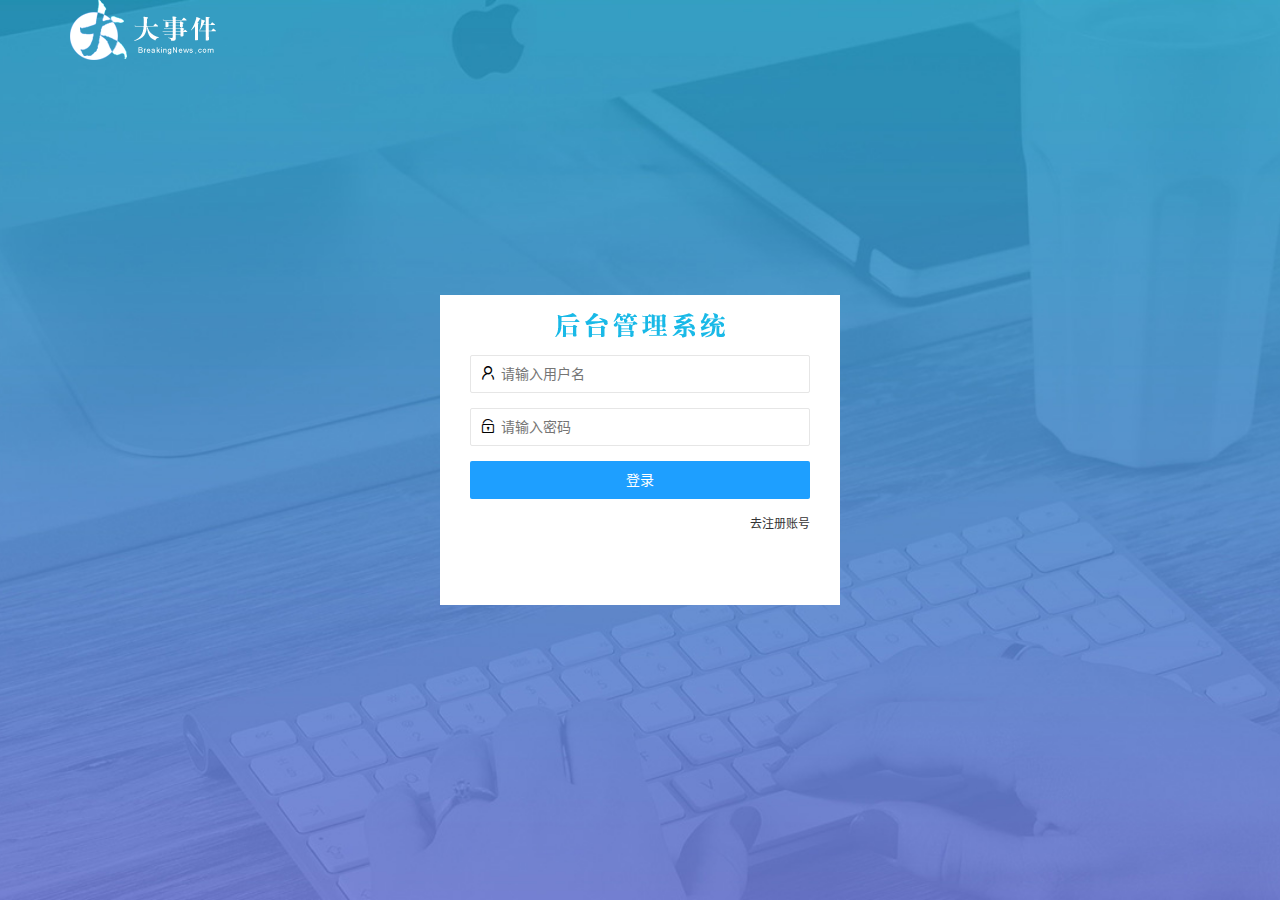
<file: login.html>
<!DOCTYPE html>
<html lang="zh-CN">

<head>
  <meta charset="UTF-8">
  <meta name="viewport" content="width=device-width, initial-scale=1.0">
  <title>Document</title>
  <!-- layui的css -->
  <link rel="stylesheet" href="./assets/lib/layui/css/layui.css" />
  <link rel="stylesheet" href="./assets/css/login.css">
</head>

<body>

  <!-- 头部的 Logo 区域 -->
  <div class="layui-main">
    <img src="./assets/images/logo.png" alt="" />
  </div>

  <!-- 登录注册区域 -->
  <div class="loginAndRegBox">
    <div class="title-box"></div>
    <!-- 登录div -->
    <div class="login-box">
      <!-- 登录的表单 -->
      <form class="layui-form" id="form_login">
        <!-- 用户名 -->
        <div class="layui-form-item">
          <i class="layui-icon layui-icon-username"></i>
          <input type="text" name="username" required lay-verify="required" placeholder="请输入用户名" autocomplete="off"
            class="layui-input" />
        </div>
        <!-- 密码 -->
        <div class="layui-form-item">
          <i class="layui-icon layui-icon-password"></i>
          <input type="password" name="password" required lay-verify="required" placeholder="请输入密码" autocomplete="off"
            class="layui-input" />
        </div>
        <!-- 登录按钮 -->
        <div class="layui-form-item">
          <!-- 注意：表单提交按钮和普通按钮的区别，就是 lay-submit 属性 -->
          <button class="layui-btn layui-btn-fluid layui-btn-normal" lay-submit>登录</button>
        </div>
        <div class="layui-form-item links">
          <a href="javascript:;" id="link_reg">去注册账号</a>
        </div>
      </form>
    </div>
    <!-- 注册div -->
    <div class="reg-box">
      <!-- 注册的表单 -->
      <form class="layui-form" id="form_reg">
        <!-- 用户名 -->
        <div class="layui-form-item">
          <i class="layui-icon layui-icon-username"></i>
          <input type="text" name="username" required lay-verify="required" placeholder="请输入用户名" autocomplete="off"
            class="layui-input" />
        </div>
        <!-- 密码 -->
        <div class="layui-form-item">
          <i class="layui-icon layui-icon-password"></i>
          <input type="password" name="password" required lay-verify="required|pwd" placeholder="请输入密码"
            autocomplete="off" class="layui-input" />
        </div>
        <!-- 密码确认框 -->
        <div class="layui-form-item">
          <i class="layui-icon layui-icon-password"></i>
          <input type="password" name="repassword" required lay-verify="required|pwd|repwd" placeholder="再次确认密码"
            autocomplete="off" class="layui-input" />
        </div>
        <!-- 注册按钮 -->
        <div class="layui-form-item">
          <!-- 注意：表单提交按钮和普通按钮的区别，就是 lay-submit 属性 -->
          <button class="layui-btn layui-btn-fluid layui-btn-normal" lay-submit>注册</button>
        </div>
        <div class="layui-form-item links">
          <a href="javascript:;" id="link_login">去登录</a>
        </div>
      </form>
    </div>
  </div>

</body>

<!-- 导入 Layui 的JS文件 -->
<script src="./assets/lib/layui/layui.all.js"></script>
<!-- 导入 JQuery -->
<script src="./assets/lib/jquery.js"></script>
<!-- 导入自己封装的 baseAPI.js -->
<script src="./assets/js/baseAPI.js"></script>
<!-- 导入自己的 JavaScript 脚本 -->
<script src="./assets/js/login.js"></script>

</html>
</file>
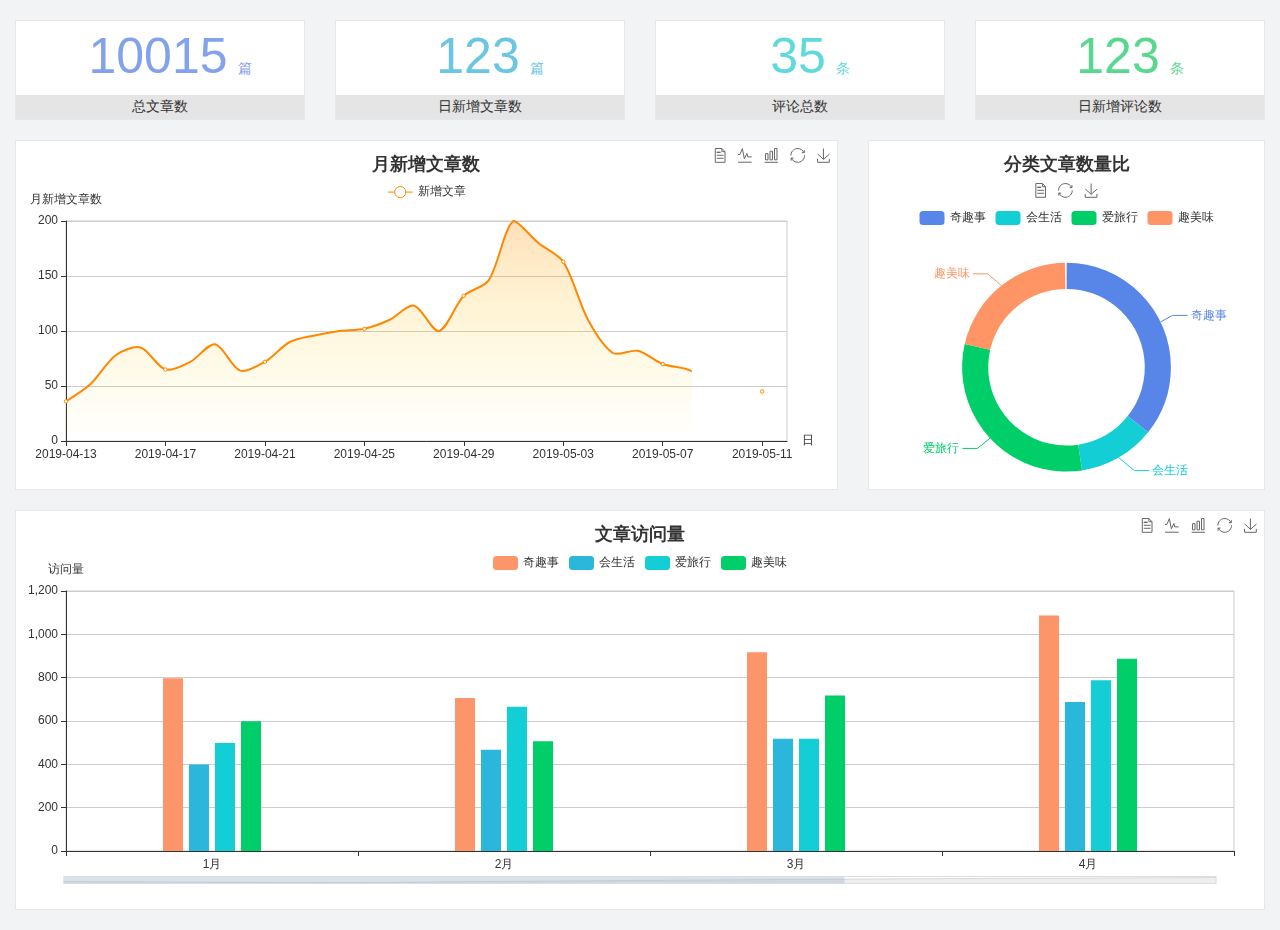
<file: home/dashboard.html>
<!DOCTYPE html>
<html lang="en">

<head>
  <meta charset="UTF-8">
  <meta name="viewport" content="width=device-width, initial-scale=1.0">
  <meta http-equiv="X-UA-Compatible" content="ie=edge">
  <title>图表统计</title>
  <link rel="stylesheet" href="../../assets/lib/bootstrap.css" />
  <link rel="stylesheet" href="../../assets/lib/main.css" />
  <script src="../../assets/lib/jquery.js"></script>
  <script type="text/javascript" src="../../assets/lib/echarts.min.js"></script>
</head>

<body>
  <div class="container-fluid">
    <div class="row spannel_list">
      <div class="col-sm-3 col-xs-6">
        <div class="spannel">
          <em>10015</em><span>篇</span>
          <b>总文章数</b>
        </div>
      </div>
      <div class="col-sm-3 col-xs-6">
        <div class="spannel scolor01">
          <em>123</em><span>篇</span>
          <b>日新增文章数</b>
        </div>
      </div>
      <div class="col-sm-3 col-xs-6">
        <div class="spannel scolor02">
          <em>35</em><span>条</span>
          <b>评论总数</b>
        </div>
      </div>
      <div class="col-sm-3 col-xs-6">
        <div class="spannel scolor03">
          <em>123</em><span>条</span>
          <b>日新增评论数</b>
        </div>
      </div>
    </div>
  </div>

  <div class="container-fluid">
    <div class="row curve-pie">
      <div class="col-lg-8 col-md-8">
        <div class="gragh_pannel" id="curve_show"></div>
      </div>
      <div class="col-lg-4 col-md-4">
        <div class="gragh_pannel" id="pie_show"></div>
      </div>
    </div>
  </div>

  <div class="container-fluid">
    <div class="column_pannel" id="column_show"></div>
  </div>

  <script>
    var oChart = echarts.init(document.getElementById('curve_show'));
    var aList_all = [
      { 'count': 36, 'date': '2019-04-13' },
      { 'count': 52, 'date': '2019-04-14' },
      { 'count': 78, 'date': '2019-04-15' },
      { 'count': 85, 'date': '2019-04-16' },
      { 'count': 65, 'date': '2019-04-17' },
      { 'count': 72, 'date': '2019-04-18' },
      { 'count': 88, 'date': '2019-04-19' },
      { 'count': 64, 'date': '2019-04-20' },
      { 'count': 72, 'date': '2019-04-21' },
      { 'count': 90, 'date': '2019-04-22' },
      { 'count': 96, 'date': '2019-04-23' },
      { 'count': 100, 'date': '2019-04-24' },
      { 'count': 102, 'date': '2019-04-25' },
      { 'count': 110, 'date': '2019-04-26' },
      { 'count': 123, 'date': '2019-04-27' },
      { 'count': 100, 'date': '2019-04-28' },
      { 'count': 132, 'date': '2019-04-29' },
      { 'count': 146, 'date': '2019-04-30' },
      { 'count': 200, 'date': '2019-05-01' },
      { 'count': 180, 'date': '2019-05-02' },
      { 'count': 163, 'date': '2019-05-03' },
      { 'count': 110, 'date': '2019-05-04' },
      { 'count': 80, 'date': '2019-05-05' },
      { 'count': 82, 'date': '2019-05-06' },
      { 'count': 70, 'date': '2019-05-07' },
      { 'count': 65, 'date': '2019-05-08' },
      { 'count': 54, 'date': '2019-05-09' },
      { 'count': 40, 'date': '2019-05-10' },
      { 'count': 45, 'date': '2019-05-11' },
      { 'count': 38, 'date': '2019-05-12' },
    ];

    let aCount = [];
    let aDate = [];

    for (var i = 0; i < aList_all.length; i++) {
      aCount.push(aList_all[i].count);
      aDate.push(aList_all[i].date);
    }

    var chartopt = {
      title: {
        text: '月新增文章数',
        left: 'center',
        top: '10'
      },
      tooltip: {
        trigger: 'axis'
      },
      legend: {
        data: ['新增文章'],
        top: '40'
      },
      toolbox: {
        show: true,
        feature: {
          mark: { show: true },
          dataView: { show: true, readOnly: false },
          magicType: { show: true, type: ['line', 'bar'] },
          restore: { show: true },
          saveAsImage: { show: true }
        }
      },
      calculable: true,
      xAxis: [
        {
          name: '日',
          type: 'category',
          boundaryGap: false,
          data: aDate
        }
      ],
      yAxis: [
        {
          name: '月新增文章数',
          type: 'value'
        }
      ],
      series: [
        {
          name: '新增文章',
          type: 'line',
          smooth: true,
          itemStyle: { normal: { areaStyle: { type: 'default' }, color: '#f80' }, lineStyle: { color: '#f80' } },
          data: aCount
        }],
      areaStyle: {
        normal: {
          color: new echarts.graphic.LinearGradient(0, 0, 0, 1, [{
            offset: 0,
            color: 'rgba(255,136,0,0.39)'
          }, {
            offset: .34,
            color: 'rgba(255,180,0,0.25)'
          }, {
            offset: 1,
            color: 'rgba(255,222,0,0.00)'
          }])

        }
      },
      grid: {
        show: true,
        x: 50,
        x2: 50,
        y: 80,
        height: 220
      }
    };

    oChart.setOption(chartopt);


    var oPie = echarts.init(document.getElementById('pie_show'));
    var oPieopt =
    {
      title: {
        top: 10,
        text: '分类文章数量比',
        x: 'center'
      },
      tooltip: {
        trigger: 'item',
        formatter: "{a} <br/>{b} : {c} ({d}%)"
      },
      color: ['#5885e8', '#13cfd5', '#00ce68', '#ff9565'],
      legend: {
        x: 'center',
        top: 65,
        data: ['奇趣事', '会生活', '爱旅行', '趣美味']
      },
      toolbox: {
        show: true,
        x: 'center',
        top: 35,
        feature: {
          mark: { show: true },
          dataView: { show: true, readOnly: false },
          magicType: {
            show: true,
            type: ['pie', 'funnel'],
            option: {
              funnel: {
                x: '25%',
                width: '50%',
                funnelAlign: 'left',
                max: 1548
              }
            }
          },
          restore: { show: true },
          saveAsImage: { show: true }
        }
      },
      calculable: true,
      series: [
        {
          name: '访问来源',
          type: 'pie',
          radius: ['45%', '60%'],
          center: ['50%', '65%'],
          data: [
            { value: 300, name: '奇趣事' },
            { value: 100, name: '会生活' },
            { value: 260, name: '爱旅行' },
            { value: 180, name: '趣美味' }
          ]
        }
      ]
    };
    oPie.setOption(oPieopt);



    var oColumn = this.echarts.init(document.getElementById('column_show'));
    var oColumnopt =
    {
      title: {
        text: '文章访问量',
        left: 'center',
        top: '10'
      },
      tooltip: {
        trigger: 'axis'
      },
      legend: {
        data: ['奇趣事', '会生活', '爱旅行', '趣美味'],
        top: '40'
      },
      toolbox: {
        show: true,
        feature: {
          mark: { show: true },
          dataView: { show: true, readOnly: false },
          magicType: { show: true, type: ['line', 'bar'] },
          restore: { show: true },
          saveAsImage: { show: true }
        }
      },
      calculable: true,
      xAxis: [
        {
          type: 'category',
          data: ['1月', '2月', '3月', '4月', '5月']
        }
      ],
      yAxis: [
        {
          name: '访问量',
          type: 'value'
        }
      ],
      series: [
        {
          name: '奇趣事',
          type: 'bar',
          barWidth: 20,
          itemStyle: {
            normal: { areaStyle: { type: 'default' }, color: '#fd956a' }
          },
          data: [800, 708, 920, 1090, 1200]
        },
        {
          name: '会生活',
          type: 'bar',
          barWidth: 20,
          itemStyle: {
            normal: { areaStyle: { type: 'default' }, color: '#2bb6db' }
          },
          data: [400, 468, 520, 690, 800]
        },
        {
          name: '爱旅行',
          type: 'bar',
          barWidth: 20,
          itemStyle: {
            normal: { areaStyle: { type: 'default' }, color: '#13cfd5' }
          },
          data: [500, 668, 520, 790, 900]
        },
        {
          name: '趣美味',
          type: 'bar',
          barWidth: 20,
          itemStyle: {
            normal: { areaStyle: { type: 'default' }, color: '#00ce68' }
          },
          data: [600, 508, 720, 890, 1000]
        }
      ],
      grid: {
        show: true,
        x: 50,
        x2: 30,
        y: 80,
        height: 260
      },
      dataZoom: [//给x轴设置滚动条
        {
          start: 0,//默认为0
          end: 100 - 1000 / 31,//默认为100
          type: 'slider',
          show: true,
          xAxisIndex: [0],
          handleSize: 0,//滑动条的 左右2个滑动条的大小
          height: 8,//组件高度
          left: 45, //左边的距离
          right: 50,//右边的距离
          bottom: 26,//右边的距离
          handleColor: '#ddd',//h滑动图标的颜色
          handleStyle: {
            borderColor: "#cacaca",
            borderWidth: "1",
            shadowBlur: 2,
            background: "#ddd",
            shadowColor: "#ddd",
          }
        }]
    };
    oColumn.setOption(oColumnopt);
  </script>
</body>

</html>
</file>
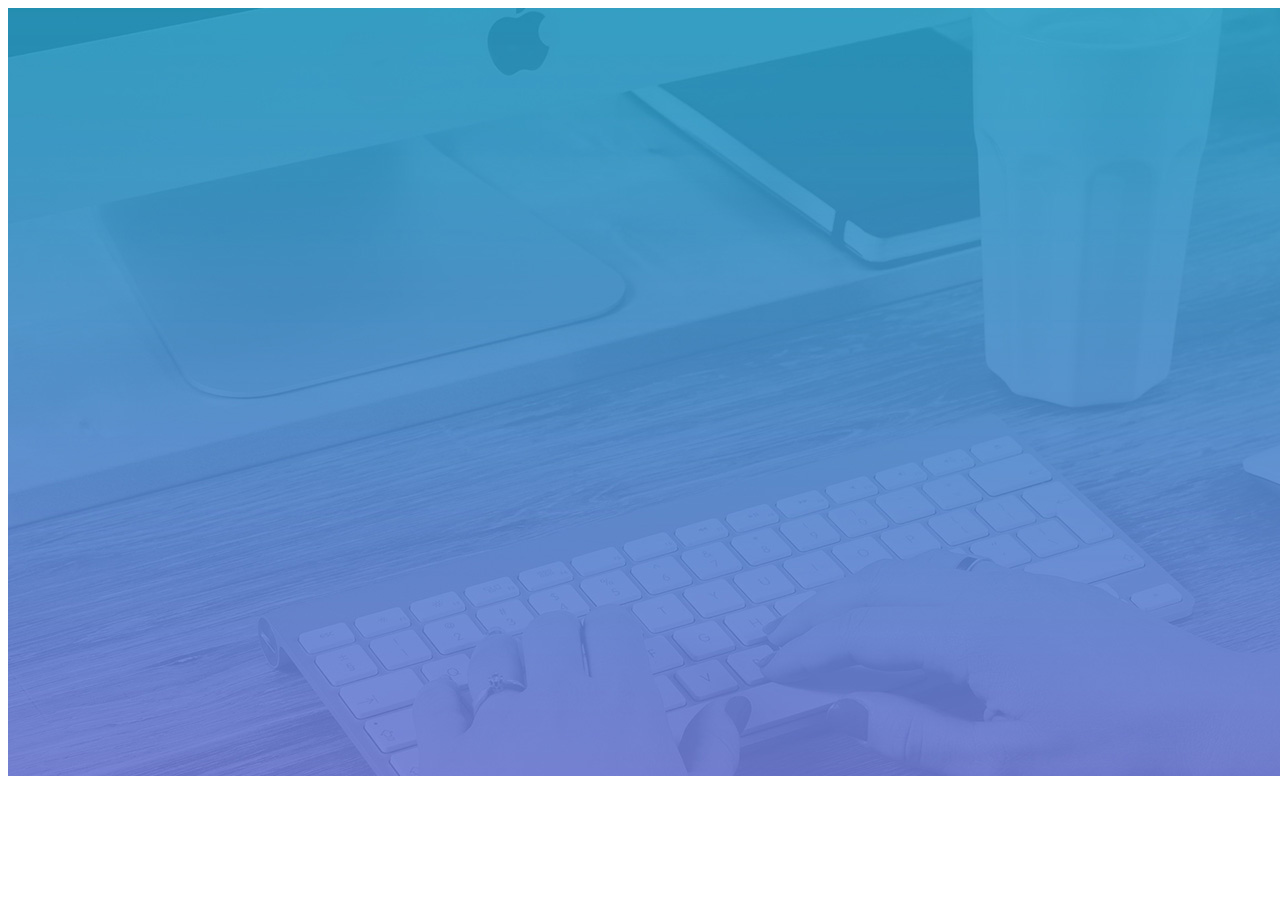
<file: assets/css/demo.html>
<!DOCTYPE html>
<html lang="zh-CN">
<head>
  <meta charset="UTF-8">
  <meta name="viewport" content="width=device-width, initial-scale=1.0">
  <title>Document</title>
</head>
<body>
  <img src="../images/login_bg.jpg" alt="">
</body>
</html>
</file>
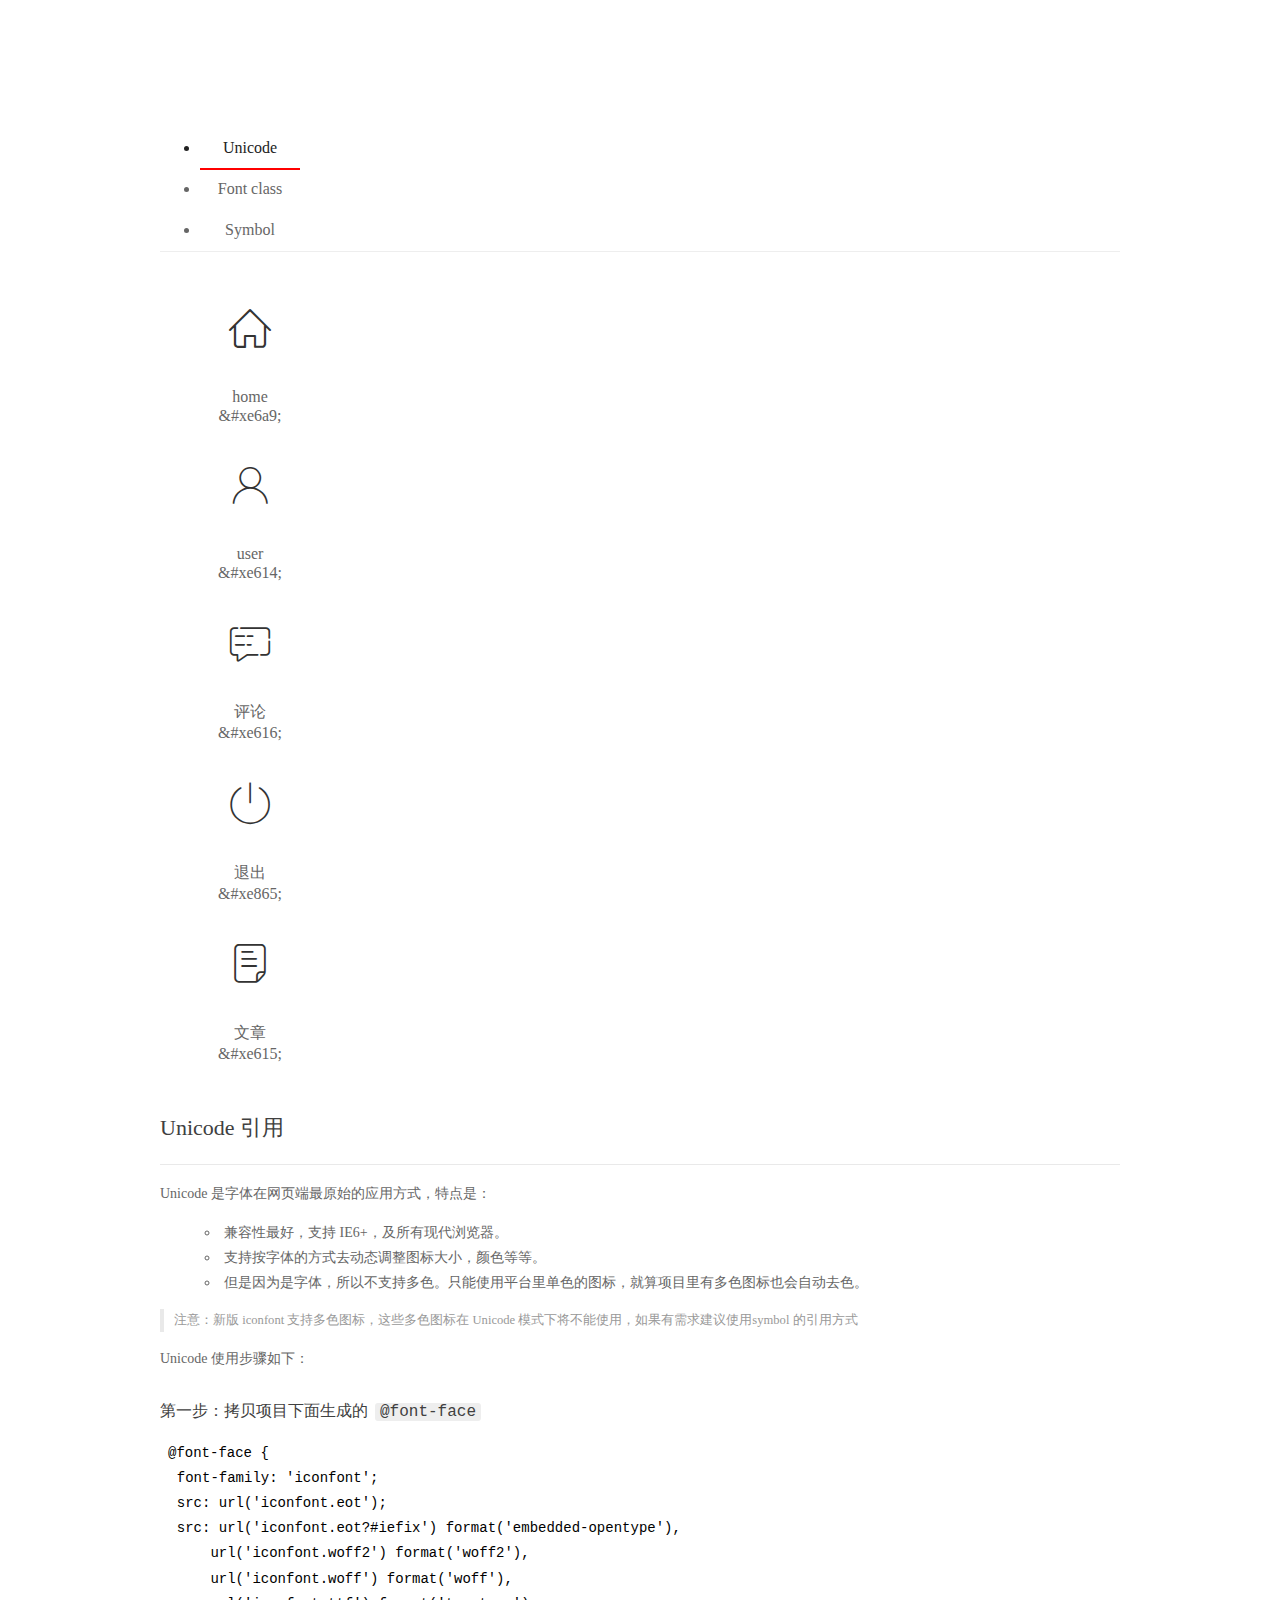
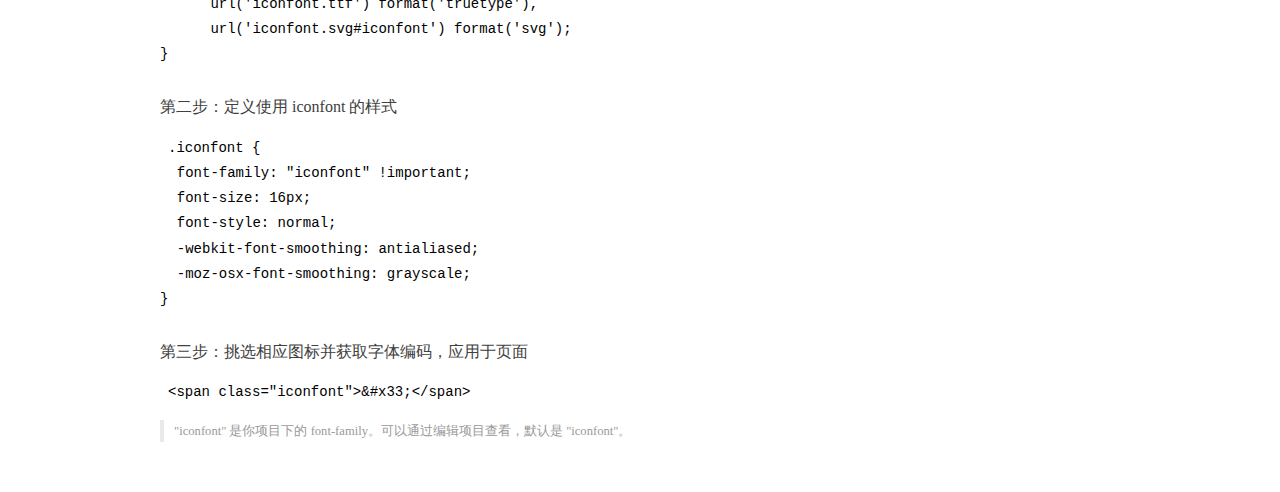
<file: assets/fonts/demo_index.html>
<!DOCTYPE html>
<html>
<head>
  <meta charset="utf-8"/>
  <title>IconFont Demo</title>
  <link rel="shortcut icon" href="https://gtms04.alicdn.com/tps/i4/TB1_oz6GVXXXXaFXpXXJDFnIXXX-64-64.ico" type="image/x-icon"/>
  <link rel="stylesheet" href="https://g.alicdn.com/thx/cube/1.3.2/cube.min.css">
  <link rel="stylesheet" href="demo.css">
  <link rel="stylesheet" href="iconfont.css">
  <script src="iconfont.js"></script>
  <!-- jQuery -->
  <script src="https://a1.alicdn.com/oss/uploads/2018/12/26/7bfddb60-08e8-11e9-9b04-53e73bb6408b.js"></script>
  <!-- 代码高亮 -->
  <script src="https://a1.alicdn.com/oss/uploads/2018/12/26/a3f714d0-08e6-11e9-8a15-ebf944d7534c.js"></script>
</head>
<body>
  <div class="main">
    <h1 class="logo"><a href="https://www.iconfont.cn/" title="iconfont 首页" target="_blank">&#xe86b;</a></h1>
    <div class="nav-tabs">
      <ul id="tabs" class="dib-box">
        <li class="dib active"><span>Unicode</span></li>
        <li class="dib"><span>Font class</span></li>
        <li class="dib"><span>Symbol</span></li>
      </ul>
      
    </div>
    <div class="tab-container">
      <div class="content unicode" style="display: block;">
          <ul class="icon_lists dib-box">
          
            <li class="dib">
              <span class="icon iconfont">&#xe6a9;</span>
                <div class="name">home</div>
                <div class="code-name">&amp;#xe6a9;</div>
              </li>
          
            <li class="dib">
              <span class="icon iconfont">&#xe614;</span>
                <div class="name">user</div>
                <div class="code-name">&amp;#xe614;</div>
              </li>
          
            <li class="dib">
              <span class="icon iconfont">&#xe616;</span>
                <div class="name">评论</div>
                <div class="code-name">&amp;#xe616;</div>
              </li>
          
            <li class="dib">
              <span class="icon iconfont">&#xe865;</span>
                <div class="name">退出</div>
                <div class="code-name">&amp;#xe865;</div>
              </li>
          
            <li class="dib">
              <span class="icon iconfont">&#xe615;</span>
                <div class="name">文章</div>
                <div class="code-name">&amp;#xe615;</div>
              </li>
          
          </ul>
          <div class="article markdown">
          <h2 id="unicode-">Unicode 引用</h2>
          <hr>

          <p>Unicode 是字体在网页端最原始的应用方式，特点是：</p>
          <ul>
            <li>兼容性最好，支持 IE6+，及所有现代浏览器。</li>
            <li>支持按字体的方式去动态调整图标大小，颜色等等。</li>
            <li>但是因为是字体，所以不支持多色。只能使用平台里单色的图标，就算项目里有多色图标也会自动去色。</li>
          </ul>
          <blockquote>
            <p>注意：新版 iconfont 支持多色图标，这些多色图标在 Unicode 模式下将不能使用，如果有需求建议使用symbol 的引用方式</p>
          </blockquote>
          <p>Unicode 使用步骤如下：</p>
          <h3 id="-font-face">第一步：拷贝项目下面生成的 <code>@font-face</code></h3>
<pre><code class="language-css"
>@font-face {
  font-family: 'iconfont';
  src: url('iconfont.eot');
  src: url('iconfont.eot?#iefix') format('embedded-opentype'),
      url('iconfont.woff2') format('woff2'),
      url('iconfont.woff') format('woff'),
      url('iconfont.ttf') format('truetype'),
      url('iconfont.svg#iconfont') format('svg');
}
</code></pre>
          <h3 id="-iconfont-">第二步：定义使用 iconfont 的样式</h3>
<pre><code class="language-css"
>.iconfont {
  font-family: "iconfont" !important;
  font-size: 16px;
  font-style: normal;
  -webkit-font-smoothing: antialiased;
  -moz-osx-font-smoothing: grayscale;
}
</code></pre>
          <h3 id="-">第三步：挑选相应图标并获取字体编码，应用于页面</h3>
<pre>
<code class="language-html"
>&lt;span class="iconfont"&gt;&amp;#x33;&lt;/span&gt;
</code></pre>
          <blockquote>
            <p>"iconfont" 是你项目下的 font-family。可以通过编辑项目查看，默认是 "iconfont"。</p>
          </blockquote>
          </div>
      </div>
      <div class="content font-class">
        <ul class="icon_lists dib-box">
          
          <li class="dib">
            <span class="icon iconfont icon-home"></span>
            <div class="name">
              home
            </div>
            <div class="code-name">.icon-home
            </div>
          </li>
          
          <li class="dib">
            <span class="icon iconfont icon-user"></span>
            <div class="name">
              user
            </div>
            <div class="code-name">.icon-user
            </div>
          </li>
          
          <li class="dib">
            <span class="icon iconfont icon-pinglun"></span>
            <div class="name">
              评论
            </div>
            <div class="code-name">.icon-pinglun
            </div>
          </li>
          
          <li class="dib">
            <span class="icon iconfont icon-tuichu"></span>
            <div class="name">
              退出
            </div>
            <div class="code-name">.icon-tuichu
            </div>
          </li>
          
          <li class="dib">
            <span class="icon iconfont icon-16"></span>
            <div class="name">
              文章
            </div>
            <div class="code-name">.icon-16
            </div>
          </li>
          
        </ul>
        <div class="article markdown">
        <h2 id="font-class-">font-class 引用</h2>
        <hr>

        <p>font-class 是 Unicode 使用方式的一种变种，主要是解决 Unicode 书写不直观，语意不明确的问题。</p>
        <p>与 Unicode 使用方式相比，具有如下特点：</p>
        <ul>
          <li>兼容性良好，支持 IE8+，及所有现代浏览器。</li>
          <li>相比于 Unicode 语意明确，书写更直观。可以很容易分辨这个 icon 是什么。</li>
          <li>因为使用 class 来定义图标，所以当要替换图标时，只需要修改 class 里面的 Unicode 引用。</li>
          <li>不过因为本质上还是使用的字体，所以多色图标还是不支持的。</li>
        </ul>
        <p>使用步骤如下：</p>
        <h3 id="-fontclass-">第一步：引入项目下面生成的 fontclass 代码：</h3>
<pre><code class="language-html">&lt;link rel="stylesheet" href="./iconfont.css"&gt;
</code></pre>
        <h3 id="-">第二步：挑选相应图标并获取类名，应用于页面：</h3>
<pre><code class="language-html">&lt;span class="iconfont icon-xxx"&gt;&lt;/span&gt;
</code></pre>
        <blockquote>
          <p>"
            iconfont" 是你项目下的 font-family。可以通过编辑项目查看，默认是 "iconfont"。</p>
        </blockquote>
      </div>
      </div>
      <div class="content symbol">
          <ul class="icon_lists dib-box">
          
            <li class="dib">
                <svg class="icon svg-icon" aria-hidden="true">
                  <use xlink:href="#icon-home"></use>
                </svg>
                <div class="name">home</div>
                <div class="code-name">#icon-home</div>
            </li>
          
            <li class="dib">
                <svg class="icon svg-icon" aria-hidden="true">
                  <use xlink:href="#icon-user"></use>
                </svg>
                <div class="name">user</div>
                <div class="code-name">#icon-user</div>
            </li>
          
            <li class="dib">
                <svg class="icon svg-icon" aria-hidden="true">
                  <use xlink:href="#icon-pinglun"></use>
                </svg>
                <div class="name">评论</div>
                <div class="code-name">#icon-pinglun</div>
            </li>
          
            <li class="dib">
                <svg class="icon svg-icon" aria-hidden="true">
                  <use xlink:href="#icon-tuichu"></use>
                </svg>
                <div class="name">退出</div>
                <div class="code-name">#icon-tuichu</div>
            </li>
          
            <li class="dib">
                <svg class="icon svg-icon" aria-hidden="true">
                  <use xlink:href="#icon-16"></use>
                </svg>
                <div class="name">文章</div>
                <div class="code-name">#icon-16</div>
            </li>
          
          </ul>
          <div class="article markdown">
          <h2 id="symbol-">Symbol 引用</h2>
          <hr>

          <p>这是一种全新的使用方式，应该说这才是未来的主流，也是平台目前推荐的用法。相关介绍可以参考这篇<a href="">文章</a>
            这种用法其实是做了一个 SVG 的集合，与另外两种相比具有如下特点：</p>
          <ul>
            <li>支持多色图标了，不再受单色限制。</li>
            <li>通过一些技巧，支持像字体那样，通过 <code>font-size</code>, <code>color</code> 来调整样式。</li>
            <li>兼容性较差，支持 IE9+，及现代浏览器。</li>
            <li>浏览器渲染 SVG 的性能一般，还不如 png。</li>
          </ul>
          <p>使用步骤如下：</p>
          <h3 id="-symbol-">第一步：引入项目下面生成的 symbol 代码：</h3>
<pre><code class="language-html">&lt;script src="./iconfont.js"&gt;&lt;/script&gt;
</code></pre>
          <h3 id="-css-">第二步：加入通用 CSS 代码（引入一次就行）：</h3>
<pre><code class="language-html">&lt;style&gt;
.icon {
  width: 1em;
  height: 1em;
  vertical-align: -0.15em;
  fill: currentColor;
  overflow: hidden;
}
&lt;/style&gt;
</code></pre>
          <h3 id="-">第三步：挑选相应图标并获取类名，应用于页面：</h3>
<pre><code class="language-html">&lt;svg class="icon" aria-hidden="true"&gt;
  &lt;use xlink:href="#icon-xxx"&gt;&lt;/use&gt;
&lt;/svg&gt;
</code></pre>
          </div>
      </div>

    </div>
  </div>
  <script>
  $(document).ready(function () {
      $('.tab-container .content:first').show()

      $('#tabs li').click(function (e) {
        var tabContent = $('.tab-container .content')
        var index = $(this).index()

        if ($(this).hasClass('active')) {
          return
        } else {
          $('#tabs li').removeClass('active')
          $(this).addClass('active')

          tabContent.hide().eq(index).fadeIn()
        }
      })
    })
  </script>
</body>
</html>
</file>
<file: assets/lib/layui/css/layui.css>
/** layui-v2.5.5 MIT License By https://www.layui.com */
 .layui-inline,img{display:inline-block;vertical-align:middle}h1,h2,h3,h4,h5,h6{font-weight:400}.layui-edge,.layui-header,.layui-inline,.layui-main{position:relative}.layui-body,.layui-edge,.layui-elip{overflow:hidden}.layui-btn,.layui-edge,.layui-inline,img{vertical-align:middle}.layui-btn,.layui-disabled,.layui-icon,.layui-unselect{-moz-user-select:none;-webkit-user-select:none;-ms-user-select:none}.layui-elip,.layui-form-checkbox span,.layui-form-pane .layui-form-label{text-overflow:ellipsis;white-space:nowrap}.layui-breadcrumb,.layui-tree-btnGroup{visibility:hidden}blockquote,body,button,dd,div,dl,dt,form,h1,h2,h3,h4,h5,h6,input,li,ol,p,pre,td,textarea,th,ul{margin:0;padding:0;-webkit-tap-highlight-color:rgba(0,0,0,0)}a:active,a:hover{outline:0}img{border:none}li{list-style:none}table{border-collapse:collapse;border-spacing:0}h4,h5,h6{font-size:100%}button,input,optgroup,option,select,textarea{font-family:inherit;font-size:inherit;font-style:inherit;font-weight:inherit;outline:0}pre{white-space:pre-wrap;white-space:-moz-pre-wrap;white-space:-pre-wrap;white-space:-o-pre-wrap;word-wrap:break-word}body{line-height:24px;font:14px Helvetica Neue,Helvetica,PingFang SC,Tahoma,Arial,sans-serif}hr{height:1px;margin:10px 0;border:0;clear:both}a{color:#333;text-decoration:none}a:hover{color:#777}a cite{font-style:normal;*cursor:pointer}.layui-border-box,.layui-border-box *{box-sizing:border-box}.layui-box,.layui-box *{box-sizing:content-box}.layui-clear{clear:both;*zoom:1}.layui-clear:after{content:'\20';clear:both;*zoom:1;display:block;height:0}.layui-inline{*display:inline;*zoom:1}.layui-edge{display:inline-block;width:0;height:0;border-width:6px;border-style:dashed;border-color:transparent}.layui-edge-top{top:-4px;border-bottom-color:#999;border-bottom-style:solid}.layui-edge-right{border-left-color:#999;border-left-style:solid}.layui-edge-bottom{top:2px;border-top-color:#999;border-top-style:solid}.layui-edge-left{border-right-color:#999;border-right-style:solid}.layui-disabled,.layui-disabled:hover{color:#d2d2d2!important;cursor:not-allowed!important}.layui-circle{border-radius:100%}.layui-show{display:block!important}.layui-hide{display:none!important}@font-face{font-family:layui-icon;src:url(../font/iconfont.eot?v=250);src:url(../font/iconfont.eot?v=250#iefix) format('embedded-opentype'),url(../font/iconfont.woff2?v=250) format('woff2'),url(../font/iconfont.woff?v=250) format('woff'),url(../font/iconfont.ttf?v=250) format('truetype'),url(../font/iconfont.svg?v=250#layui-icon) format('svg')}.layui-icon{font-family:layui-icon!important;font-size:16px;font-style:normal;-webkit-font-smoothing:antialiased;-moz-osx-font-smoothing:grayscale}.layui-icon-reply-fill:before{content:"\e611"}.layui-icon-set-fill:before{content:"\e614"}.layui-icon-menu-fill:before{content:"\e60f"}.layui-icon-search:before{content:"\e615"}.layui-icon-share:before{content:"\e641"}.layui-icon-set-sm:before{content:"\e620"}.layui-icon-engine:before{content:"\e628"}.layui-icon-close:before{content:"\1006"}.layui-icon-close-fill:before{content:"\1007"}.layui-icon-chart-screen:before{content:"\e629"}.layui-icon-star:before{content:"\e600"}.layui-icon-circle-dot:before{content:"\e617"}.layui-icon-chat:before{content:"\e606"}.layui-icon-release:before{content:"\e609"}.layui-icon-list:before{content:"\e60a"}.layui-icon-chart:before{content:"\e62c"}.layui-icon-ok-circle:before{content:"\1005"}.layui-icon-layim-theme:before{content:"\e61b"}.layui-icon-table:before{content:"\e62d"}.layui-icon-right:before{content:"\e602"}.layui-icon-left:before{content:"\e603"}.layui-icon-cart-simple:before{content:"\e698"}.layui-icon-face-cry:before{content:"\e69c"}.layui-icon-face-smile:before{content:"\e6af"}.layui-icon-survey:before{content:"\e6b2"}.layui-icon-tree:before{content:"\e62e"}.layui-icon-upload-circle:before{content:"\e62f"}.layui-icon-add-circle:before{content:"\e61f"}.layui-icon-download-circle:before{content:"\e601"}.layui-icon-templeate-1:before{content:"\e630"}.layui-icon-util:before{content:"\e631"}.layui-icon-face-surprised:before{content:"\e664"}.layui-icon-edit:before{content:"\e642"}.layui-icon-speaker:before{content:"\e645"}.layui-icon-down:before{content:"\e61a"}.layui-icon-file:before{content:"\e621"}.layui-icon-layouts:before{content:"\e632"}.layui-icon-rate-half:before{content:"\e6c9"}.layui-icon-add-circle-fine:before{content:"\e608"}.layui-icon-prev-circle:before{content:"\e633"}.layui-icon-read:before{content:"\e705"}.layui-icon-404:before{content:"\e61c"}.layui-icon-carousel:before{content:"\e634"}.layui-icon-help:before{content:"\e607"}.layui-icon-code-circle:before{content:"\e635"}.layui-icon-water:before{content:"\e636"}.layui-icon-username:before{content:"\e66f"}.layui-icon-find-fill:before{content:"\e670"}.layui-icon-about:before{content:"\e60b"}.layui-icon-location:before{content:"\e715"}.layui-icon-up:before{content:"\e619"}.layui-icon-pause:before{content:"\e651"}.layui-icon-date:before{content:"\e637"}.layui-icon-layim-uploadfile:before{content:"\e61d"}.layui-icon-delete:before{content:"\e640"}.layui-icon-play:before{content:"\e652"}.layui-icon-top:before{content:"\e604"}.layui-icon-friends:before{content:"\e612"}.layui-icon-refresh-3:before{content:"\e9aa"}.layui-icon-ok:before{content:"\e605"}.layui-icon-layer:before{content:"\e638"}.layui-icon-face-smile-fine:before{content:"\e60c"}.layui-icon-dollar:before{content:"\e659"}.layui-icon-group:before{content:"\e613"}.layui-icon-layim-download:before{content:"\e61e"}.layui-icon-picture-fine:before{content:"\e60d"}.layui-icon-link:before{content:"\e64c"}.layui-icon-diamond:before{content:"\e735"}.layui-icon-log:before{content:"\e60e"}.layui-icon-rate-solid:before{content:"\e67a"}.layui-icon-fonts-del:before{content:"\e64f"}.layui-icon-unlink:before{content:"\e64d"}.layui-icon-fonts-clear:before{content:"\e639"}.layui-icon-triangle-r:before{content:"\e623"}.layui-icon-circle:before{content:"\e63f"}.layui-icon-radio:before{content:"\e643"}.layui-icon-align-center:before{content:"\e647"}.layui-icon-align-right:before{content:"\e648"}.layui-icon-align-left:before{content:"\e649"}.layui-icon-loading-1:before{content:"\e63e"}.layui-icon-return:before{content:"\e65c"}.layui-icon-fonts-strong:before{content:"\e62b"}.layui-icon-upload:before{content:"\e67c"}.layui-icon-dialogue:before{content:"\e63a"}.layui-icon-video:before{content:"\e6ed"}.layui-icon-headset:before{content:"\e6fc"}.layui-icon-cellphone-fine:before{content:"\e63b"}.layui-icon-add-1:before{content:"\e654"}.layui-icon-face-smile-b:before{content:"\e650"}.layui-icon-fonts-html:before{content:"\e64b"}.layui-icon-form:before{content:"\e63c"}.layui-icon-cart:before{content:"\e657"}.layui-icon-camera-fill:before{content:"\e65d"}.layui-icon-tabs:before{content:"\e62a"}.layui-icon-fonts-code:before{content:"\e64e"}.layui-icon-fire:before{content:"\e756"}.layui-icon-set:before{content:"\e716"}.layui-icon-fonts-u:before{content:"\e646"}.layui-icon-triangle-d:before{content:"\e625"}.layui-icon-tips:before{content:"\e702"}.layui-icon-picture:before{content:"\e64a"}.layui-icon-more-vertical:before{content:"\e671"}.layui-icon-flag:before{content:"\e66c"}.layui-icon-loading:before{content:"\e63d"}.layui-icon-fonts-i:before{content:"\e644"}.layui-icon-refresh-1:before{content:"\e666"}.layui-icon-rmb:before{content:"\e65e"}.layui-icon-home:before{content:"\e68e"}.layui-icon-user:before{content:"\e770"}.layui-icon-notice:before{content:"\e667"}.layui-icon-login-weibo:before{content:"\e675"}.layui-icon-voice:before{content:"\e688"}.layui-icon-upload-drag:before{content:"\e681"}.layui-icon-login-qq:before{content:"\e676"}.layui-icon-snowflake:before{content:"\e6b1"}.layui-icon-file-b:before{content:"\e655"}.layui-icon-template:before{content:"\e663"}.layui-icon-auz:before{content:"\e672"}.layui-icon-console:before{content:"\e665"}.layui-icon-app:before{content:"\e653"}.layui-icon-prev:before{content:"\e65a"}.layui-icon-website:before{content:"\e7ae"}.layui-icon-next:before{content:"\e65b"}.layui-icon-component:before{content:"\e857"}.layui-icon-more:before{content:"\e65f"}.layui-icon-login-wechat:before{content:"\e677"}.layui-icon-shrink-right:before{content:"\e668"}.layui-icon-spread-left:before{content:"\e66b"}.layui-icon-camera:before{content:"\e660"}.layui-icon-note:before{content:"\e66e"}.layui-icon-refresh:before{content:"\e669"}.layui-icon-female:before{content:"\e661"}.layui-icon-male:before{content:"\e662"}.layui-icon-password:before{content:"\e673"}.layui-icon-senior:before{content:"\e674"}.layui-icon-theme:before{content:"\e66a"}.layui-icon-tread:before{content:"\e6c5"}.layui-icon-praise:before{content:"\e6c6"}.layui-icon-star-fill:before{content:"\e658"}.layui-icon-rate:before{content:"\e67b"}.layui-icon-template-1:before{content:"\e656"}.layui-icon-vercode:before{content:"\e679"}.layui-icon-cellphone:before{content:"\e678"}.layui-icon-screen-full:before{content:"\e622"}.layui-icon-screen-restore:before{content:"\e758"}.layui-icon-cols:before{content:"\e610"}.layui-icon-export:before{content:"\e67d"}.layui-icon-print:before{content:"\e66d"}.layui-icon-slider:before{content:"\e714"}.layui-icon-addition:before{content:"\e624"}.layui-icon-subtraction:before{content:"\e67e"}.layui-icon-service:before{content:"\e626"}.layui-icon-transfer:before{content:"\e691"}.layui-main{width:1140px;margin:0 auto}.layui-header{z-index:1000;height:60px}.layui-header a:hover{transition:all .5s;-webkit-transition:all .5s}.layui-side{position:fixed;left:0;top:0;bottom:0;z-index:999;width:200px;overflow-x:hidden}.layui-side-scroll{position:relative;width:220px;height:100%;overflow-x:hidden}.layui-body{position:absolute;left:200px;right:0;top:0;bottom:0;z-index:998;width:auto;overflow-y:auto;box-sizing:border-box}.layui-layout-body{overflow:hidden}.layui-layout-admin .layui-header{background-color:#23262E}.layui-layout-admin .layui-side{top:60px;width:200px;overflow-x:hidden}.layui-layout-admin .layui-body{position:fixed;top:60px;bottom:44px}.layui-layout-admin .layui-main{width:auto;margin:0 15px}.layui-layout-admin .layui-footer{position:fixed;left:200px;right:0;bottom:0;height:44px;line-height:44px;padding:0 15px;background-color:#eee}.layui-layout-admin .layui-logo{position:absolute;left:0;top:0;width:200px;height:100%;line-height:60px;text-align:center;color:#009688;font-size:16px}.layui-layout-admin .layui-header .layui-nav{background:0 0}.layui-layout-left{position:absolute!important;left:200px;top:0}.layui-layout-right{position:absolute!important;right:0;top:0}.layui-container{position:relative;margin:0 auto;padding:0 15px;box-sizing:border-box}.layui-fluid{position:relative;margin:0 auto;padding:0 15px}.layui-row:after,.layui-row:before{content:'';display:block;clear:both}.layui-col-lg1,.layui-col-lg10,.layui-col-lg11,.layui-col-lg12,.layui-col-lg2,.layui-col-lg3,.layui-col-lg4,.layui-col-lg5,.layui-col-lg6,.layui-col-lg7,.layui-col-lg8,.layui-col-lg9,.layui-col-md1,.layui-col-md10,.layui-col-md11,.layui-col-md12,.layui-col-md2,.layui-col-md3,.layui-col-md4,.layui-col-md5,.layui-col-md6,.layui-col-md7,.layui-col-md8,.layui-col-md9,.layui-col-sm1,.layui-col-sm10,.layui-col-sm11,.layui-col-sm12,.layui-col-sm2,.layui-col-sm3,.layui-col-sm4,.layui-col-sm5,.layui-col-sm6,.layui-col-sm7,.layui-col-sm8,.layui-col-sm9,.layui-col-xs1,.layui-col-xs10,.layui-col-xs11,.layui-col-xs12,.layui-col-xs2,.layui-col-xs3,.layui-col-xs4,.layui-col-xs5,.layui-col-xs6,.layui-col-xs7,.layui-col-xs8,.layui-col-xs9{position:relative;display:block;box-sizing:border-box}.layui-col-xs1,.layui-col-xs10,.layui-col-xs11,.layui-col-xs12,.layui-col-xs2,.layui-col-xs3,.layui-col-xs4,.layui-col-xs5,.layui-col-xs6,.layui-col-xs7,.layui-col-xs8,.layui-col-xs9{float:left}.layui-col-xs1{width:8.33333333%}.layui-col-xs2{width:16.66666667%}.layui-col-xs3{width:25%}.layui-col-xs4{width:33.33333333%}.layui-col-xs5{width:41.66666667%}.layui-col-xs6{width:50%}.layui-col-xs7{width:58.33333333%}.layui-col-xs8{width:66.66666667%}.layui-col-xs9{width:75%}.layui-col-xs10{width:83.33333333%}.layui-col-xs11{width:91.66666667%}.layui-col-xs12{width:100%}.layui-col-xs-offset1{margin-left:8.33333333%}.layui-col-xs-offset2{margin-left:16.66666667%}.layui-col-xs-offset3{margin-left:25%}.layui-col-xs-offset4{margin-left:33.33333333%}.layui-col-xs-offset5{margin-left:41.66666667%}.layui-col-xs-offset6{margin-left:50%}.layui-col-xs-offset7{margin-left:58.33333333%}.layui-col-xs-offset8{margin-left:66.66666667%}.layui-col-xs-offset9{margin-left:75%}.layui-col-xs-offset10{margin-left:83.33333333%}.layui-col-xs-offset11{margin-left:91.66666667%}.layui-col-xs-offset12{margin-left:100%}@media screen and (max-width:768px){.layui-hide-xs{display:none!important}.layui-show-xs-block{display:block!important}.layui-show-xs-inline{display:inline!important}.layui-show-xs-inline-block{display:inline-block!important}}@media screen and (min-width:768px){.layui-container{width:750px}.layui-hide-sm{display:none!important}.layui-show-sm-block{display:block!important}.layui-show-sm-inline{display:inline!important}.layui-show-sm-inline-block{display:inline-block!important}.layui-col-sm1,.layui-col-sm10,.layui-col-sm11,.layui-col-sm12,.layui-col-sm2,.layui-col-sm3,.layui-col-sm4,.layui-col-sm5,.layui-col-sm6,.layui-col-sm7,.layui-col-sm8,.layui-col-sm9{float:left}.layui-col-sm1{width:8.33333333%}.layui-col-sm2{width:16.66666667%}.layui-col-sm3{width:25%}.layui-col-sm4{width:33.33333333%}.layui-col-sm5{width:41.66666667%}.layui-col-sm6{width:50%}.layui-col-sm7{width:58.33333333%}.layui-col-sm8{width:66.66666667%}.layui-col-sm9{width:75%}.layui-col-sm10{width:83.33333333%}.layui-col-sm11{width:91.66666667%}.layui-col-sm12{width:100%}.layui-col-sm-offset1{margin-left:8.33333333%}.layui-col-sm-offset2{margin-left:16.66666667%}.layui-col-sm-offset3{margin-left:25%}.layui-col-sm-offset4{margin-left:33.33333333%}.layui-col-sm-offset5{margin-left:41.66666667%}.layui-col-sm-offset6{margin-left:50%}.layui-col-sm-offset7{margin-left:58.33333333%}.layui-col-sm-offset8{margin-left:66.66666667%}.layui-col-sm-offset9{margin-left:75%}.layui-col-sm-offset10{margin-left:83.33333333%}.layui-col-sm-offset11{margin-left:91.66666667%}.layui-col-sm-offset12{margin-left:100%}}@media screen and (min-width:992px){.layui-container{width:970px}.layui-hide-md{display:none!important}.layui-show-md-block{display:block!important}.layui-show-md-inline{display:inline!important}.layui-show-md-inline-block{display:inline-block!important}.layui-col-md1,.layui-col-md10,.layui-col-md11,.layui-col-md12,.layui-col-md2,.layui-col-md3,.layui-col-md4,.layui-col-md5,.layui-col-md6,.layui-col-md7,.layui-col-md8,.layui-col-md9{float:left}.layui-col-md1{width:8.33333333%}.layui-col-md2{width:16.66666667%}.layui-col-md3{width:25%}.layui-col-md4{width:33.33333333%}.layui-col-md5{width:41.66666667%}.layui-col-md6{width:50%}.layui-col-md7{width:58.33333333%}.layui-col-md8{width:66.66666667%}.layui-col-md9{width:75%}.layui-col-md10{width:83.33333333%}.layui-col-md11{width:91.66666667%}.layui-col-md12{width:100%}.layui-col-md-offset1{margin-left:8.33333333%}.layui-col-md-offset2{margin-left:16.66666667%}.layui-col-md-offset3{margin-left:25%}.layui-col-md-offset4{margin-left:33.33333333%}.layui-col-md-offset5{margin-left:41.66666667%}.layui-col-md-offset6{margin-left:50%}.layui-col-md-offset7{margin-left:58.33333333%}.layui-col-md-offset8{margin-left:66.66666667%}.layui-col-md-offset9{margin-left:75%}.layui-col-md-offset10{margin-left:83.33333333%}.layui-col-md-offset11{margin-left:91.66666667%}.layui-col-md-offset12{margin-left:100%}}@media screen and (min-width:1200px){.layui-container{width:1170px}.layui-hide-lg{display:none!important}.layui-show-lg-block{display:block!important}.layui-show-lg-inline{display:inline!important}.layui-show-lg-inline-block{display:inline-block!important}.layui-col-lg1,.layui-col-lg10,.layui-col-lg11,.layui-col-lg12,.layui-col-lg2,.layui-col-lg3,.layui-col-lg4,.layui-col-lg5,.layui-col-lg6,.layui-col-lg7,.layui-col-lg8,.layui-col-lg9{float:left}.layui-col-lg1{width:8.33333333%}.layui-col-lg2{width:16.66666667%}.layui-col-lg3{width:25%}.layui-col-lg4{width:33.33333333%}.layui-col-lg5{width:41.66666667%}.layui-col-lg6{width:50%}.layui-col-lg7{width:58.33333333%}.layui-col-lg8{width:66.66666667%}.layui-col-lg9{width:75%}.layui-col-lg10{width:83.33333333%}.layui-col-lg11{width:91.66666667%}.layui-col-lg12{width:100%}.layui-col-lg-offset1{margin-left:8.33333333%}.layui-col-lg-offset2{margin-left:16.66666667%}.layui-col-lg-offset3{margin-left:25%}.layui-col-lg-offset4{margin-left:33.33333333%}.layui-col-lg-offset5{margin-left:41.66666667%}.layui-col-lg-offset6{margin-left:50%}.layui-col-lg-offset7{margin-left:58.33333333%}.layui-col-lg-offset8{margin-left:66.66666667%}.layui-col-lg-offset9{margin-left:75%}.layui-col-lg-offset10{margin-left:83.33333333%}.layui-col-lg-offset11{margin-left:91.66666667%}.layui-col-lg-offset12{margin-left:100%}}.layui-col-space1{margin:-.5px}.layui-col-space1>*{padding:.5px}.layui-col-space3{margin:-1.5px}.layui-col-space3>*{padding:1.5px}.layui-col-space5{margin:-2.5px}.layui-col-space5>*{padding:2.5px}.layui-col-space8{margin:-3.5px}.layui-col-space8>*{padding:3.5px}.layui-col-space10{margin:-5px}.layui-col-space10>*{padding:5px}.layui-col-space12{margin:-6px}.layui-col-space12>*{padding:6px}.layui-col-space15{margin:-7.5px}.layui-col-space15>*{padding:7.5px}.layui-col-space18{margin:-9px}.layui-col-space18>*{padding:9px}.layui-col-space20{margin:-10px}.layui-col-space20>*{padding:10px}.layui-col-space22{margin:-11px}.layui-col-space22>*{padding:11px}.layui-col-space25{margin:-12.5px}.layui-col-space25>*{padding:12.5px}.layui-col-space30{margin:-15px}.layui-col-space30>*{padding:15px}.layui-btn,.layui-input,.layui-select,.layui-textarea,.layui-upload-button{outline:0;-webkit-appearance:none;transition:all .3s;-webkit-transition:all .3s;box-sizing:border-box}.layui-elem-quote{margin-bottom:10px;padding:15px;line-height:22px;border-left:5px solid #009688;border-radius:0 2px 2px 0;background-color:#f2f2f2}.layui-quote-nm{border-style:solid;border-width:1px 1px 1px 5px;background:0 0}.layui-elem-field{margin-bottom:10px;padding:0;border-width:1px;border-style:solid}.layui-elem-field legend{margin-left:20px;padding:0 10px;font-size:20px;font-weight:300}.layui-field-title{margin:10px 0 20px;border-width:1px 0 0}.layui-field-box{padding:10px 15px}.layui-field-title .layui-field-box{padding:10px 0}.layui-progress{position:relative;height:6px;border-radius:20px;background-color:#e2e2e2}.layui-progress-bar{position:absolute;left:0;top:0;width:0;max-width:100%;height:6px;border-radius:20px;text-align:right;background-color:#5FB878;transition:all .3s;-webkit-transition:all .3s}.layui-progress-big,.layui-progress-big .layui-progress-bar{height:18px;line-height:18px}.layui-progress-text{position:relative;top:-20px;line-height:18px;font-size:12px;color:#666}.layui-progress-big .layui-progress-text{position:static;padding:0 10px;color:#fff}.layui-collapse{border-width:1px;border-style:solid;border-radius:2px}.layui-colla-content,.layui-colla-item{border-top-width:1px;border-top-style:solid}.layui-colla-item:first-child{border-top:none}.layui-colla-title{position:relative;height:42px;line-height:42px;padding:0 15px 0 35px;color:#333;background-color:#f2f2f2;cursor:pointer;font-size:14px;overflow:hidden}.layui-colla-content{display:none;padding:10px 15px;line-height:22px;color:#666}.layui-colla-icon{position:absolute;left:15px;top:0;font-size:14px}.layui-card{margin-bottom:15px;border-radius:2px;background-color:#fff;box-shadow:0 1px 2px 0 rgba(0,0,0,.05)}.layui-card:last-child{margin-bottom:0}.layui-card-header{position:relative;height:42px;line-height:42px;padding:0 15px;border-bottom:1px solid #f6f6f6;color:#333;border-radius:2px 2px 0 0;font-size:14px}.layui-bg-black,.layui-bg-blue,.layui-bg-cyan,.layui-bg-green,.layui-bg-orange,.layui-bg-red{color:#fff!important}.layui-card-body{position:relative;padding:10px 15px;line-height:24px}.layui-card-body[pad15]{padding:15px}.layui-card-body[pad20]{padding:20px}.layui-card-body .layui-table{margin:5px 0}.layui-card .layui-tab{margin:0}.layui-panel-window{position:relative;padding:15px;border-radius:0;border-top:5px solid #E6E6E6;background-color:#fff}.layui-auxiliar-moving{position:fixed;left:0;right:0;top:0;bottom:0;width:100%;height:100%;background:0 0;z-index:9999999999}.layui-form-label,.layui-form-mid,.layui-form-select,.layui-input-block,.layui-input-inline,.layui-textarea{position:relative}.layui-bg-red{background-color:#FF5722!important}.layui-bg-orange{background-color:#FFB800!important}.layui-bg-green{background-color:#009688!important}.layui-bg-cyan{background-color:#2F4056!important}.layui-bg-blue{background-color:#1E9FFF!important}.layui-bg-black{background-color:#393D49!important}.layui-bg-gray{background-color:#eee!important;color:#666!important}.layui-badge-rim,.layui-colla-content,.layui-colla-item,.layui-collapse,.layui-elem-field,.layui-form-pane .layui-form-item[pane],.layui-form-pane .layui-form-label,.layui-input,.layui-layedit,.layui-layedit-tool,.layui-quote-nm,.layui-select,.layui-tab-bar,.layui-tab-card,.layui-tab-title,.layui-tab-title .layui-this:after,.layui-textarea{border-color:#e6e6e6}.layui-timeline-item:before,hr{background-color:#e6e6e6}.layui-text{line-height:22px;font-size:14px;color:#666}.layui-text h1,.layui-text h2,.layui-text h3{font-weight:500;color:#333}.layui-text h1{font-size:30px}.layui-text h2{font-size:24px}.layui-text h3{font-size:18px}.layui-text a:not(.layui-btn){color:#01AAED}.layui-text a:not(.layui-btn):hover{text-decoration:underline}.layui-text ul{padding:5px 0 5px 15px}.layui-text ul li{margin-top:5px;list-style-type:disc}.layui-text em,.layui-word-aux{color:#999!important;padding:0 5px!important}.layui-btn{display:inline-block;height:38px;line-height:38px;padding:0 18px;background-color:#009688;color:#fff;white-space:nowrap;text-align:center;font-size:14px;border:none;border-radius:2px;cursor:pointer}.layui-btn:hover{opacity:.8;filter:alpha(opacity=80);color:#fff}.layui-btn:active{opacity:1;filter:alpha(opacity=100)}.layui-btn+.layui-btn{margin-left:10px}.layui-btn-container{font-size:0}.layui-btn-container .layui-btn{margin-right:10px;margin-bottom:10px}.layui-btn-container .layui-btn+.layui-btn{margin-left:0}.layui-table .layui-btn-container .layui-btn{margin-bottom:9px}.layui-btn-radius{border-radius:100px}.layui-btn .layui-icon{margin-right:3px;font-size:18px;vertical-align:bottom;vertical-align:middle\9}.layui-btn-primary{border:1px solid #C9C9C9;background-color:#fff;color:#555}.layui-btn-primary:hover{border-color:#009688;color:#333}.layui-btn-normal{background-color:#1E9FFF}.layui-btn-warm{background-color:#FFB800}.layui-btn-danger{background-color:#FF5722}.layui-btn-checked{background-color:#5FB878}.layui-btn-disabled,.layui-btn-disabled:active,.layui-btn-disabled:hover{border:1px solid #e6e6e6;background-color:#FBFBFB;color:#C9C9C9;cursor:not-allowed;opacity:1}.layui-btn-lg{height:44px;line-height:44px;padding:0 25px;font-size:16px}.layui-btn-sm{height:30px;line-height:30px;padding:0 10px;font-size:12px}.layui-btn-sm i{font-size:16px!important}.layui-btn-xs{height:22px;line-height:22px;padding:0 5px;font-size:12px}.layui-btn-xs i{font-size:14px!important}.layui-btn-group{display:inline-block;vertical-align:middle;font-size:0}.layui-btn-group .layui-btn{margin-left:0!important;margin-right:0!important;border-left:1px solid rgba(255,255,255,.5);border-radius:0}.layui-btn-group .layui-btn-primary{border-left:none}.layui-btn-group .layui-btn-primary:hover{border-color:#C9C9C9;color:#009688}.layui-btn-group .layui-btn:first-child{border-left:none;border-radius:2px 0 0 2px}.layui-btn-group .layui-btn-primary:first-child{border-left:1px solid #c9c9c9}.layui-btn-group .layui-btn:last-child{border-radius:0 2px 2px 0}.layui-btn-group .layui-btn+.layui-btn{margin-left:0}.layui-btn-group+.layui-btn-group{margin-left:10px}.layui-btn-fluid{width:100%}.layui-input,.layui-select,.layui-textarea{height:38px;line-height:1.3;line-height:38px\9;border-width:1px;border-style:solid;background-color:#fff;border-radius:2px}.layui-input::-webkit-input-placeholder,.layui-select::-webkit-input-placeholder,.layui-textarea::-webkit-input-placeholder{line-height:1.3}.layui-input,.layui-textarea{display:block;width:100%;padding-left:10px}.layui-input:hover,.layui-textarea:hover{border-color:#D2D2D2!important}.layui-input:focus,.layui-textarea:focus{border-color:#C9C9C9!important}.layui-textarea{min-height:100px;height:auto;line-height:20px;padding:6px 10px;resize:vertical}.layui-select{padding:0 10px}.layui-form input[type=checkbox],.layui-form input[type=radio],.layui-form select{display:none}.layui-form [lay-ignore]{display:initial}.layui-form-item{margin-bottom:15px;clear:both;*zoom:1}.layui-form-item:after{content:'\20';clear:both;*zoom:1;display:block;height:0}.layui-form-label{float:left;display:block;padding:9px 15px;width:80px;font-weight:400;line-height:20px;text-align:right}.layui-form-label-col{display:block;float:none;padding:9px 0;line-height:20px;text-align:left}.layui-form-item .layui-inline{margin-bottom:5px;margin-right:10px}.layui-input-block{margin-left:110px;min-height:36px}.layui-input-inline{display:inline-block;vertical-align:middle}.layui-form-item .layui-input-inline{float:left;width:190px;margin-right:10px}.layui-form-text .layui-input-inline{width:auto}.layui-form-mid{float:left;display:block;padding:9px 0!important;line-height:20px;margin-right:10px}.layui-form-danger+.layui-form-select .layui-input,.layui-form-danger:focus{border-color:#FF5722!important}.layui-form-select .layui-input{padding-right:30px;cursor:pointer}.layui-form-select .layui-edge{position:absolute;right:10px;top:50%;margin-top:-3px;cursor:pointer;border-width:6px;border-top-color:#c2c2c2;border-top-style:solid;transition:all .3s;-webkit-transition:all .3s}.layui-form-select dl{display:none;position:absolute;left:0;top:42px;padding:5px 0;z-index:899;min-width:100%;border:1px solid #d2d2d2;max-height:300px;overflow-y:auto;background-color:#fff;border-radius:2px;box-shadow:0 2px 4px rgba(0,0,0,.12);box-sizing:border-box}.layui-form-select dl dd,.layui-form-select dl dt{padding:0 10px;line-height:36px;white-space:nowrap;overflow:hidden;text-overflow:ellipsis}.layui-form-select dl dt{font-size:12px;color:#999}.layui-form-select dl dd{cursor:pointer}.layui-form-select dl dd:hover{background-color:#f2f2f2;-webkit-transition:.5s all;transition:.5s all}.layui-form-select .layui-select-group dd{padding-left:20px}.layui-form-select dl dd.layui-select-tips{padding-left:10px!important;color:#999}.layui-form-select dl dd.layui-this{background-color:#5FB878;color:#fff}.layui-form-checkbox,.layui-form-select dl dd.layui-disabled{background-color:#fff}.layui-form-selected dl{display:block}.layui-form-checkbox,.layui-form-checkbox *,.layui-form-switch{display:inline-block;vertical-align:middle}.layui-form-selected .layui-edge{margin-top:-9px;-webkit-transform:rotate(180deg);transform:rotate(180deg);margin-top:-3px\9}:root .layui-form-selected .layui-edge{margin-top:-9px\0/IE9}.layui-form-selectup dl{top:auto;bottom:42px}.layui-select-none{margin:5px 0;text-align:center;color:#999}.layui-select-disabled .layui-disabled{border-color:#eee!important}.layui-select-disabled .layui-edge{border-top-color:#d2d2d2}.layui-form-checkbox{position:relative;height:30px;line-height:30px;margin-right:10px;padding-right:30px;cursor:pointer;font-size:0;-webkit-transition:.1s linear;transition:.1s linear;box-sizing:border-box}.layui-form-checkbox span{padding:0 10px;height:100%;font-size:14px;border-radius:2px 0 0 2px;background-color:#d2d2d2;color:#fff;overflow:hidden}.layui-form-checkbox:hover span{background-color:#c2c2c2}.layui-form-checkbox i{position:absolute;right:0;top:0;width:30px;height:28px;border:1px solid #d2d2d2;border-left:none;border-radius:0 2px 2px 0;color:#fff;font-size:20px;text-align:center}.layui-form-checkbox:hover i{border-color:#c2c2c2;color:#c2c2c2}.layui-form-checked,.layui-form-checked:hover{border-color:#5FB878}.layui-form-checked span,.layui-form-checked:hover span{background-color:#5FB878}.layui-form-checked i,.layui-form-checked:hover i{color:#5FB878}.layui-form-item .layui-form-checkbox{margin-top:4px}.layui-form-checkbox[lay-skin=primary]{height:auto!important;line-height:normal!important;min-width:18px;min-height:18px;border:none!important;margin-right:0;padding-left:28px;padding-right:0;background:0 0}.layui-form-checkbox[lay-skin=primary] span{padding-left:0;padding-right:15px;line-height:18px;background:0 0;color:#666}.layui-form-checkbox[lay-skin=primary] i{right:auto;left:0;width:16px;height:16px;line-height:16px;border:1px solid #d2d2d2;font-size:12px;border-radius:2px;background-color:#fff;-webkit-transition:.1s linear;transition:.1s linear}.layui-form-checkbox[lay-skin=primary]:hover i{border-color:#5FB878;color:#fff}.layui-form-checked[lay-skin=primary] i{border-color:#5FB878!important;background-color:#5FB878;color:#fff}.layui-checkbox-disbaled[lay-skin=primary] span{background:0 0!important;color:#c2c2c2}.layui-checkbox-disbaled[lay-skin=primary]:hover i{border-color:#d2d2d2}.layui-form-item .layui-form-checkbox[lay-skin=primary]{margin-top:10px}.layui-form-switch{position:relative;height:22px;line-height:22px;min-width:35px;padding:0 5px;margin-top:8px;border:1px solid #d2d2d2;border-radius:20px;cursor:pointer;background-color:#fff;-webkit-transition:.1s linear;transition:.1s linear}.layui-form-switch i{position:absolute;left:5px;top:3px;width:16px;height:16px;border-radius:20px;background-color:#d2d2d2;-webkit-transition:.1s linear;transition:.1s linear}.layui-form-switch em{position:relative;top:0;width:25px;margin-left:21px;padding:0!important;text-align:center!important;color:#999!important;font-style:normal!important;font-size:12px}.layui-form-onswitch{border-color:#5FB878;background-color:#5FB878}.layui-checkbox-disbaled,.layui-checkbox-disbaled i{border-color:#e2e2e2!important}.layui-form-onswitch i{left:100%;margin-left:-21px;background-color:#fff}.layui-form-onswitch em{margin-left:5px;margin-right:21px;color:#fff!important}.layui-checkbox-disbaled span{background-color:#e2e2e2!important}.layui-checkbox-disbaled:hover i{color:#fff!important}[lay-radio]{display:none}.layui-form-radio,.layui-form-radio *{display:inline-block;vertical-align:middle}.layui-form-radio{line-height:28px;margin:6px 10px 0 0;padding-right:10px;cursor:pointer;font-size:0}.layui-form-radio *{font-size:14px}.layui-form-radio>i{margin-right:8px;font-size:22px;color:#c2c2c2}.layui-form-radio>i:hover,.layui-form-radioed>i{color:#5FB878}.layui-radio-disbaled>i{color:#e2e2e2!important}.layui-form-pane .layui-form-label{width:110px;padding:8px 15px;height:38px;line-height:20px;border-width:1px;border-style:solid;border-radius:2px 0 0 2px;text-align:center;background-color:#FBFBFB;overflow:hidden;box-sizing:border-box}.layui-form-pane .layui-input-inline{margin-left:-1px}.layui-form-pane .layui-input-block{margin-left:110px;left:-1px}.layui-form-pane .layui-input{border-radius:0 2px 2px 0}.layui-form-pane .layui-form-text .layui-form-label{float:none;width:100%;border-radius:2px;box-sizing:border-box;text-align:left}.layui-form-pane .layui-form-text .layui-input-inline{display:block;margin:0;top:-1px;clear:both}.layui-form-pane .layui-form-text .layui-input-block{margin:0;left:0;top:-1px}.layui-form-pane .layui-form-text .layui-textarea{min-height:100px;border-radius:0 0 2px 2px}.layui-form-pane .layui-form-checkbox{margin:4px 0 4px 10px}.layui-form-pane .layui-form-radio,.layui-form-pane .layui-form-switch{margin-top:6px;margin-left:10px}.layui-form-pane .layui-form-item[pane]{position:relative;border-width:1px;border-style:solid}.layui-form-pane .layui-form-item[pane] .layui-form-label{position:absolute;left:0;top:0;height:100%;border-width:0 1px 0 0}.layui-form-pane .layui-form-item[pane] .layui-input-inline{margin-left:110px}@media screen and (max-width:450px){.layui-form-item .layui-form-label{text-overflow:ellipsis;overflow:hidden;white-space:nowrap}.layui-form-item .layui-inline{display:block;margin-right:0;margin-bottom:20px;clear:both}.layui-form-item .layui-inline:after{content:'\20';clear:both;display:block;height:0}.layui-form-item .layui-input-inline{display:block;float:none;left:-3px;width:auto;margin:0 0 10px 112px}.layui-form-item .layui-input-inline+.layui-form-mid{margin-left:110px;top:-5px;padding:0}.layui-form-item .layui-form-checkbox{margin-right:5px;margin-bottom:5px}}.layui-layedit{border-width:1px;border-style:solid;border-radius:2px}.layui-layedit-tool{padding:3px 5px;border-bottom-width:1px;border-bottom-style:solid;font-size:0}.layedit-tool-fixed{position:fixed;top:0;border-top:1px solid #e2e2e2}.layui-layedit-tool .layedit-tool-mid,.layui-layedit-tool .layui-icon{display:inline-block;vertical-align:middle;text-align:center;font-size:14px}.layui-layedit-tool .layui-icon{position:relative;width:32px;height:30px;line-height:30px;margin:3px 5px;color:#777;cursor:pointer;border-radius:2px}.layui-layedit-tool .layui-icon:hover{color:#393D49}.layui-layedit-tool .layui-icon:active{color:#000}.layui-layedit-tool .layedit-tool-active{background-color:#e2e2e2;color:#000}.layui-layedit-tool .layui-disabled,.layui-layedit-tool .layui-disabled:hover{color:#d2d2d2;cursor:not-allowed}.layui-layedit-tool .layedit-tool-mid{width:1px;height:18px;margin:0 10px;background-color:#d2d2d2}.layedit-tool-html{width:50px!important;font-size:30px!important}.layedit-tool-b,.layedit-tool-code,.layedit-tool-help{font-size:16px!important}.layedit-tool-d,.layedit-tool-face,.layedit-tool-image,.layedit-tool-unlink{font-size:18px!important}.layedit-tool-image input{position:absolute;font-size:0;left:0;top:0;width:100%;height:100%;opacity:.01;filter:Alpha(opacity=1);cursor:pointer}.layui-layedit-iframe iframe{display:block;width:100%}#LAY_layedit_code{overflow:hidden}.layui-laypage{display:inline-block;*display:inline;*zoom:1;vertical-align:middle;margin:10px 0;font-size:0}.layui-laypage>a:first-child,.layui-laypage>a:first-child em{border-radius:2px 0 0 2px}.layui-laypage>a:last-child,.layui-laypage>a:last-child em{border-radius:0 2px 2px 0}.layui-laypage>:first-child{margin-left:0!important}.layui-laypage>:last-child{margin-right:0!important}.layui-laypage a,.layui-laypage button,.layui-laypage input,.layui-laypage select,.layui-laypage span{border:1px solid #e2e2e2}.layui-laypage a,.layui-laypage span{display:inline-block;*display:inline;*zoom:1;vertical-align:middle;padding:0 15px;height:28px;line-height:28px;margin:0 -1px 5px 0;background-color:#fff;color:#333;font-size:12px}.layui-flow-more a *,.layui-laypage input,.layui-table-view select[lay-ignore]{display:inline-block}.layui-laypage a:hover{color:#009688}.layui-laypage em{font-style:normal}.layui-laypage .layui-laypage-spr{color:#999;font-weight:700}.layui-laypage a{text-decoration:none}.layui-laypage .layui-laypage-curr{position:relative}.layui-laypage .layui-laypage-curr em{position:relative;color:#fff}.layui-laypage .layui-laypage-curr .layui-laypage-em{position:absolute;left:-1px;top:-1px;padding:1px;width:100%;height:100%;background-color:#009688}.layui-laypage-em{border-radius:2px}.layui-laypage-next em,.layui-laypage-prev em{font-family:Sim sun;font-size:16px}.layui-laypage .layui-laypage-count,.layui-laypage .layui-laypage-limits,.layui-laypage .layui-laypage-refresh,.layui-laypage .layui-laypage-skip{margin-left:10px;margin-right:10px;padding:0;border:none}.layui-laypage .layui-laypage-limits,.layui-laypage .layui-laypage-refresh{vertical-align:top}.layui-laypage .layui-laypage-refresh i{font-size:18px;cursor:pointer}.layui-laypage select{height:22px;padding:3px;border-radius:2px;cursor:pointer}.layui-laypage .layui-laypage-skip{height:30px;line-height:30px;color:#999}.layui-laypage button,.layui-laypage input{height:30px;line-height:30px;border-radius:2px;vertical-align:top;background-color:#fff;box-sizing:border-box}.layui-laypage input{width:40px;margin:0 10px;padding:0 3px;text-align:center}.layui-laypage input:focus,.layui-laypage select:focus{border-color:#009688!important}.layui-laypage button{margin-left:10px;padding:0 10px;cursor:pointer}.layui-table,.layui-table-view{margin:10px 0}.layui-flow-more{margin:10px 0;text-align:center;color:#999;font-size:14px}.layui-flow-more a{height:32px;line-height:32px}.layui-flow-more a *{vertical-align:top}.layui-flow-more a cite{padding:0 20px;border-radius:3px;background-color:#eee;color:#333;font-style:normal}.layui-flow-more a cite:hover{opacity:.8}.layui-flow-more a i{font-size:30px;color:#737383}.layui-table{width:100%;background-color:#fff;color:#666}.layui-table tr{transition:all .3s;-webkit-transition:all .3s}.layui-table th{text-align:left;font-weight:400}.layui-table tbody tr:hover,.layui-table thead tr,.layui-table-click,.layui-table-header,.layui-table-hover,.layui-table-mend,.layui-table-patch,.layui-table-tool,.layui-table-total,.layui-table-total tr,.layui-table[lay-even] tr:nth-child(even){background-color:#f2f2f2}.layui-table td,.layui-table th,.layui-table-col-set,.layui-table-fixed-r,.layui-table-grid-down,.layui-table-header,.layui-table-page,.layui-table-tips-main,.layui-table-tool,.layui-table-total,.layui-table-view,.layui-table[lay-skin=line],.layui-table[lay-skin=row]{border-width:1px;border-style:solid;border-color:#e6e6e6}.layui-table td,.layui-table th{position:relative;padding:9px 15px;min-height:20px;line-height:20px;font-size:14px}.layui-table[lay-skin=line] td,.layui-table[lay-skin=line] th{border-width:0 0 1px}.layui-table[lay-skin=row] td,.layui-table[lay-skin=row] th{border-width:0 1px 0 0}.layui-table[lay-skin=nob] td,.layui-table[lay-skin=nob] th{border:none}.layui-table img{max-width:100px}.layui-table[lay-size=lg] td,.layui-table[lay-size=lg] th{padding:15px 30px}.layui-table-view .layui-table[lay-size=lg] .layui-table-cell{height:40px;line-height:40px}.layui-table[lay-size=sm] td,.layui-table[lay-size=sm] th{font-size:12px;padding:5px 10px}.layui-table-view .layui-table[lay-size=sm] .layui-table-cell{height:20px;line-height:20px}.layui-table[lay-data]{display:none}.layui-table-box{position:relative;overflow:hidden}.layui-table-view .layui-table{position:relative;width:auto;margin:0}.layui-table-view .layui-table[lay-skin=line]{border-width:0 1px 0 0}.layui-table-view .layui-table[lay-skin=row]{border-width:0 0 1px}.layui-table-view .layui-table td,.layui-table-view .layui-table th{padding:5px 0;border-top:none;border-left:none}.layui-table-view .layui-table th.layui-unselect .layui-table-cell span{cursor:pointer}.layui-table-view .layui-table td{cursor:default}.layui-table-view .layui-table td[data-edit=text]{cursor:text}.layui-table-view .layui-form-checkbox[lay-skin=primary] i{width:18px;height:18px}.layui-table-view .layui-form-radio{line-height:0;padding:0}.layui-table-view .layui-form-radio>i{margin:0;font-size:20px}.layui-table-init{position:absolute;left:0;top:0;width:100%;height:100%;text-align:center;z-index:110}.layui-table-init .layui-icon{position:absolute;left:50%;top:50%;margin:-15px 0 0 -15px;font-size:30px;color:#c2c2c2}.layui-table-header{border-width:0 0 1px;overflow:hidden}.layui-table-header .layui-table{margin-bottom:-1px}.layui-table-tool .layui-inline[lay-event]{position:relative;width:26px;height:26px;padding:5px;line-height:16px;margin-right:10px;text-align:center;color:#333;border:1px solid #ccc;cursor:pointer;-webkit-transition:.5s all;transition:.5s all}.layui-table-tool .layui-inline[lay-event]:hover{border:1px solid #999}.layui-table-tool-temp{padding-right:120px}.layui-table-tool-self{position:absolute;right:17px;top:10px}.layui-table-tool .layui-table-tool-self .layui-inline[lay-event]{margin:0 0 0 10px}.layui-table-tool-panel{position:absolute;top:29px;left:-1px;padding:5px 0;min-width:150px;min-height:40px;border:1px solid #d2d2d2;text-align:left;overflow-y:auto;background-color:#fff;box-shadow:0 2px 4px rgba(0,0,0,.12)}.layui-table-cell,.layui-table-tool-panel li{overflow:hidden;text-overflow:ellipsis;white-space:nowrap}.layui-table-tool-panel li{padding:0 10px;line-height:30px;-webkit-transition:.5s all;transition:.5s all}.layui-table-tool-panel li .layui-form-checkbox[lay-skin=primary]{width:100%;padding-left:28px}.layui-table-tool-panel li:hover{background-color:#f2f2f2}.layui-table-tool-panel li .layui-form-checkbox[lay-skin=primary] i{position:absolute;left:0;top:0}.layui-table-tool-panel li .layui-form-checkbox[lay-skin=primary] span{padding:0}.layui-table-tool .layui-table-tool-self .layui-table-tool-panel{left:auto;right:-1px}.layui-table-col-set{position:absolute;right:0;top:0;width:20px;height:100%;border-width:0 0 0 1px;background-color:#fff}.layui-table-sort{width:10px;height:20px;margin-left:5px;cursor:pointer!important}.layui-table-sort .layui-edge{position:absolute;left:5px;border-width:5px}.layui-table-sort .layui-table-sort-asc{top:3px;border-top:none;border-bottom-style:solid;border-bottom-color:#b2b2b2}.layui-table-sort .layui-table-sort-asc:hover{border-bottom-color:#666}.layui-table-sort .layui-table-sort-desc{bottom:5px;border-bottom:none;border-top-style:solid;border-top-color:#b2b2b2}.layui-table-sort .layui-table-sort-desc:hover{border-top-color:#666}.layui-table-sort[lay-sort=asc] .layui-table-sort-asc{border-bottom-color:#000}.layui-table-sort[lay-sort=desc] .layui-table-sort-desc{border-top-color:#000}.layui-table-cell{height:28px;line-height:28px;padding:0 15px;position:relative;box-sizing:border-box}.layui-table-cell .layui-form-checkbox[lay-skin=primary]{top:-1px;padding:0}.layui-table-cell .layui-table-link{color:#01AAED}.laytable-cell-checkbox,.laytable-cell-numbers,.laytable-cell-radio,.laytable-cell-space{padding:0;text-align:center}.layui-table-body{position:relative;overflow:auto;margin-right:-1px;margin-bottom:-1px}.layui-table-body .layui-none{line-height:26px;padding:15px;text-align:center;color:#999}.layui-table-fixed{position:absolute;left:0;top:0;z-index:101}.layui-table-fixed .layui-table-body{overflow:hidden}.layui-table-fixed-l{box-shadow:0 -1px 8px rgba(0,0,0,.08)}.layui-table-fixed-r{left:auto;right:-1px;border-width:0 0 0 1px;box-shadow:-1px 0 8px rgba(0,0,0,.08)}.layui-table-fixed-r .layui-table-header{position:relative;overflow:visible}.layui-table-mend{position:absolute;right:-49px;top:0;height:100%;width:50px}.layui-table-tool{position:relative;z-index:890;width:100%;min-height:50px;line-height:30px;padding:10px 15px;border-width:0 0 1px}.layui-table-tool .layui-btn-container{margin-bottom:-10px}.layui-table-page,.layui-table-total{border-width:1px 0 0;margin-bottom:-1px;overflow:hidden}.layui-table-page{position:relative;width:100%;padding:7px 7px 0;height:41px;font-size:12px;white-space:nowrap}.layui-table-page>div{height:26px}.layui-table-page .layui-laypage{margin:0}.layui-table-page .layui-laypage a,.layui-table-page .layui-laypage span{height:26px;line-height:26px;margin-bottom:10px;border:none;background:0 0}.layui-table-page .layui-laypage a,.layui-table-page .layui-laypage span.layui-laypage-curr{padding:0 12px}.layui-table-page .layui-laypage span{margin-left:0;padding:0}.layui-table-page .layui-laypage .layui-laypage-prev{margin-left:-7px!important}.layui-table-page .layui-laypage .layui-laypage-curr .layui-laypage-em{left:0;top:0;padding:0}.layui-table-page .layui-laypage button,.layui-table-page .layui-laypage input{height:26px;line-height:26px}.layui-table-page .layui-laypage input{width:40px}.layui-table-page .layui-laypage button{padding:0 10px}.layui-table-page select{height:18px}.layui-table-patch .layui-table-cell{padding:0;width:30px}.layui-table-edit{position:absolute;left:0;top:0;width:100%;height:100%;padding:0 14px 1px;border-radius:0;box-shadow:1px 1px 20px rgba(0,0,0,.15)}.layui-table-edit:focus{border-color:#5FB878!important}select.layui-table-edit{padding:0 0 0 10px;border-color:#C9C9C9}.layui-table-view .layui-form-checkbox,.layui-table-view .layui-form-radio,.layui-table-view .layui-form-switch{top:0;margin:0;box-sizing:content-box}.layui-table-view .layui-form-checkbox{top:-1px;height:26px;line-height:26px}.layui-table-view .layui-form-checkbox i{height:26px}.layui-table-grid .layui-table-cell{overflow:visible}.layui-table-grid-down{position:absolute;top:0;right:0;width:26px;height:100%;padding:5px 0;border-width:0 0 0 1px;text-align:center;background-color:#fff;color:#999;cursor:pointer}.layui-table-grid-down .layui-icon{position:absolute;top:50%;left:50%;margin:-8px 0 0 -8px}.layui-table-grid-down:hover{background-color:#fbfbfb}body .layui-table-tips .layui-layer-content{background:0 0;padding:0;box-shadow:0 1px 6px rgba(0,0,0,.12)}.layui-table-tips-main{margin:-44px 0 0 -1px;max-height:150px;padding:8px 15px;font-size:14px;overflow-y:scroll;background-color:#fff;color:#666}.layui-table-tips-c{position:absolute;right:-3px;top:-13px;width:20px;height:20px;padding:3px;cursor:pointer;background-color:#666;border-radius:50%;color:#fff}.layui-table-tips-c:hover{background-color:#777}.layui-table-tips-c:before{position:relative;right:-2px}.layui-upload-file{display:none!important;opacity:.01;filter:Alpha(opacity=1)}.layui-upload-drag,.layui-upload-form,.layui-upload-wrap{display:inline-block}.layui-upload-list{margin:10px 0}.layui-upload-choose{padding:0 10px;color:#999}.layui-upload-drag{position:relative;padding:30px;border:1px dashed #e2e2e2;background-color:#fff;text-align:center;cursor:pointer;color:#999}.layui-upload-drag .layui-icon{font-size:50px;color:#009688}.layui-upload-drag[lay-over]{border-color:#009688}.layui-upload-iframe{position:absolute;width:0;height:0;border:0;visibility:hidden}.layui-upload-wrap{position:relative;vertical-align:middle}.layui-upload-wrap .layui-upload-file{display:block!important;position:absolute;left:0;top:0;z-index:10;font-size:100px;width:100%;height:100%;opacity:.01;filter:Alpha(opacity=1);cursor:pointer}.layui-transfer-active,.layui-transfer-box{display:inline-block;vertical-align:middle}.layui-transfer-box,.layui-transfer-header,.layui-transfer-search{border-width:0;border-style:solid;border-color:#e6e6e6}.layui-transfer-box{position:relative;border-width:1px;width:200px;height:360px;border-radius:2px;background-color:#fff}.layui-transfer-box .layui-form-checkbox{width:100%;margin:0!important}.layui-transfer-header{height:38px;line-height:38px;padding:0 10px;border-bottom-width:1px}.layui-transfer-search{position:relative;padding:10px;border-bottom-width:1px}.layui-transfer-search .layui-input{height:32px;padding-left:30px;font-size:12px}.layui-transfer-search .layui-icon-search{position:absolute;left:20px;top:50%;margin-top:-8px;color:#666}.layui-transfer-active{margin:0 15px}.layui-transfer-active .layui-btn{display:block;margin:0;padding:0 15px;background-color:#5FB878;border-color:#5FB878;color:#fff}.layui-transfer-active .layui-btn-disabled{background-color:#FBFBFB;border-color:#e6e6e6;color:#C9C9C9}.layui-transfer-active .layui-btn:first-child{margin-bottom:15px}.layui-transfer-active .layui-btn .layui-icon{margin:0;font-size:14px!important}.layui-transfer-data{padding:5px 0;overflow:auto}.layui-transfer-data li{height:32px;line-height:32px;padding:0 10px}.layui-transfer-data li:hover{background-color:#f2f2f2;transition:.5s all}.layui-transfer-data .layui-none{padding:15px 10px;text-align:center;color:#999}.layui-nav{position:relative;padding:0 20px;background-color:#393D49;color:#fff;border-radius:2px;font-size:0;box-sizing:border-box}.layui-nav *{font-size:14px}.layui-nav .layui-nav-item{position:relative;display:inline-block;*display:inline;*zoom:1;vertical-align:middle;line-height:60px}.layui-nav .layui-nav-item a{display:block;padding:0 20px;color:#fff;color:rgba(255,255,255,.7);transition:all .3s;-webkit-transition:all .3s}.layui-nav .layui-this:after,.layui-nav-bar,.layui-nav-tree .layui-nav-itemed:after{position:absolute;left:0;top:0;width:0;height:5px;background-color:#5FB878;transition:all .2s;-webkit-transition:all .2s}.layui-nav-bar{z-index:1000}.layui-nav .layui-nav-item a:hover,.layui-nav .layui-this a{color:#fff}.layui-nav .layui-this:after{content:'';top:auto;bottom:0;width:100%}.layui-nav-img{width:30px;height:30px;margin-right:10px;border-radius:50%}.layui-nav .layui-nav-more{content:'';width:0;height:0;border-style:solid dashed dashed;border-color:#fff transparent transparent;overflow:hidden;cursor:pointer;transition:all .2s;-webkit-transition:all .2s;position:absolute;top:50%;right:3px;margin-top:-3px;border-width:6px;border-top-color:rgba(255,255,255,.7)}.layui-nav .layui-nav-mored,.layui-nav-itemed>a .layui-nav-more{margin-top:-9px;border-style:dashed dashed solid;border-color:transparent transparent #fff}.layui-nav-child{display:none;position:absolute;left:0;top:65px;min-width:100%;line-height:36px;padding:5px 0;box-shadow:0 2px 4px rgba(0,0,0,.12);border:1px solid #d2d2d2;background-color:#fff;z-index:100;border-radius:2px;white-space:nowrap}.layui-nav .layui-nav-child a{color:#333}.layui-nav .layui-nav-child a:hover{background-color:#f2f2f2;color:#000}.layui-nav-child dd{position:relative}.layui-nav .layui-nav-child dd.layui-this a,.layui-nav-child dd.layui-this{background-color:#5FB878;color:#fff}.layui-nav-child dd.layui-this:after{display:none}.layui-nav-tree{width:200px;padding:0}.layui-nav-tree .layui-nav-item{display:block;width:100%;line-height:45px}.layui-nav-tree .layui-nav-item a{position:relative;height:45px;line-height:45px;text-overflow:ellipsis;overflow:hidden;white-space:nowrap}.layui-nav-tree .layui-nav-item a:hover{background-color:#4E5465}.layui-nav-tree .layui-nav-bar{width:5px;height:0;background-color:#009688}.layui-nav-tree .layui-nav-child dd.layui-this,.layui-nav-tree .layui-nav-child dd.layui-this a,.layui-nav-tree .layui-this,.layui-nav-tree .layui-this>a,.layui-nav-tree .layui-this>a:hover{background-color:#009688;color:#fff}.layui-nav-tree .layui-this:after{display:none}.layui-nav-itemed>a,.layui-nav-tree .layui-nav-title a,.layui-nav-tree .layui-nav-title a:hover{color:#fff!important}.layui-nav-tree .layui-nav-child{position:relative;z-index:0;top:0;border:none;box-shadow:none}.layui-nav-tree .layui-nav-child a{height:40px;line-height:40px;color:#fff;color:rgba(255,255,255,.7)}.layui-nav-tree .layui-nav-child,.layui-nav-tree .layui-nav-child a:hover{background:0 0;color:#fff}.layui-nav-tree .layui-nav-more{right:10px}.layui-nav-itemed>.layui-nav-child{display:block;padding:0;background-color:rgba(0,0,0,.3)!important}.layui-nav-itemed>.layui-nav-child>.layui-this>.layui-nav-child{display:block}.layui-nav-side{position:fixed;top:0;bottom:0;left:0;overflow-x:hidden;z-index:999}.layui-bg-blue .layui-nav-bar,.layui-bg-blue .layui-nav-itemed:after,.layui-bg-blue .layui-this:after{background-color:#93D1FF}.layui-bg-blue .layui-nav-child dd.layui-this{background-color:#1E9FFF}.layui-bg-blue .layui-nav-itemed>a,.layui-nav-tree.layui-bg-blue .layui-nav-title a,.layui-nav-tree.layui-bg-blue .layui-nav-title a:hover{background-color:#007DDB!important}.layui-breadcrumb{font-size:0}.layui-breadcrumb>*{font-size:14px}.layui-breadcrumb a{color:#999!important}.layui-breadcrumb a:hover{color:#5FB878!important}.layui-breadcrumb a cite{color:#666;font-style:normal}.layui-breadcrumb span[lay-separator]{margin:0 10px;color:#999}.layui-tab{margin:10px 0;text-align:left!important}.layui-tab[overflow]>.layui-tab-title{overflow:hidden}.layui-tab-title{position:relative;left:0;height:40px;white-space:nowrap;font-size:0;border-bottom-width:1px;border-bottom-style:solid;transition:all .2s;-webkit-transition:all .2s}.layui-tab-title li{display:inline-block;*display:inline;*zoom:1;vertical-align:middle;font-size:14px;transition:all .2s;-webkit-transition:all .2s;position:relative;line-height:40px;min-width:65px;padding:0 15px;text-align:center;cursor:pointer}.layui-tab-title li a{display:block}.layui-tab-title .layui-this{color:#000}.layui-tab-title .layui-this:after{position:absolute;left:0;top:0;content:'';width:100%;height:41px;border-width:1px;border-style:solid;border-bottom-color:#fff;border-radius:2px 2px 0 0;box-sizing:border-box;pointer-events:none}.layui-tab-bar{position:absolute;right:0;top:0;z-index:10;width:30px;height:39px;line-height:39px;border-width:1px;border-style:solid;border-radius:2px;text-align:center;background-color:#fff;cursor:pointer}.layui-tab-bar .layui-icon{position:relative;display:inline-block;top:3px;transition:all .3s;-webkit-transition:all .3s}.layui-tab-item{display:none}.layui-tab-more{padding-right:30px;height:auto!important;white-space:normal!important}.layui-tab-more li.layui-this:after{border-bottom-color:#e2e2e2;border-radius:2px}.layui-tab-more .layui-tab-bar .layui-icon{top:-2px;top:3px\9;-webkit-transform:rotate(180deg);transform:rotate(180deg)}:root .layui-tab-more .layui-tab-bar .layui-icon{top:-2px\0/IE9}.layui-tab-content{padding:10px}.layui-tab-title li .layui-tab-close{position:relative;display:inline-block;width:18px;height:18px;line-height:20px;margin-left:8px;top:1px;text-align:center;font-size:14px;color:#c2c2c2;transition:all .2s;-webkit-transition:all .2s}.layui-tab-title li .layui-tab-close:hover{border-radius:2px;background-color:#FF5722;color:#fff}.layui-tab-brief>.layui-tab-title .layui-this{color:#009688}.layui-tab-brief>.layui-tab-more li.layui-this:after,.layui-tab-brief>.layui-tab-title .layui-this:after{border:none;border-radius:0;border-bottom:2px solid #5FB878}.layui-tab-brief[overflow]>.layui-tab-title .layui-this:after{top:-1px}.layui-tab-card{border-width:1px;border-style:solid;border-radius:2px;box-shadow:0 2px 5px 0 rgba(0,0,0,.1)}.layui-tab-card>.layui-tab-title{background-color:#f2f2f2}.layui-tab-card>.layui-tab-title li{margin-right:-1px;margin-left:-1px}.layui-tab-card>.layui-tab-title .layui-this{background-color:#fff}.layui-tab-card>.layui-tab-title .layui-this:after{border-top:none;border-width:1px;border-bottom-color:#fff}.layui-tab-card>.layui-tab-title .layui-tab-bar{height:40px;line-height:40px;border-radius:0;border-top:none;border-right:none}.layui-tab-card>.layui-tab-more .layui-this{background:0 0;color:#5FB878}.layui-tab-card>.layui-tab-more .layui-this:after{border:none}.layui-timeline{padding-left:5px}.layui-timeline-item{position:relative;padding-bottom:20px}.layui-timeline-axis{position:absolute;left:-5px;top:0;z-index:10;width:20px;height:20px;line-height:20px;background-color:#fff;color:#5FB878;border-radius:50%;text-align:center;cursor:pointer}.layui-timeline-axis:hover{color:#FF5722}.layui-timeline-item:before{content:'';position:absolute;left:5px;top:0;z-index:0;width:1px;height:100%}.layui-timeline-item:last-child:before{display:none}.layui-timeline-item:first-child:before{display:block}.layui-timeline-content{padding-left:25px}.layui-timeline-title{position:relative;margin-bottom:10px}.layui-badge,.layui-badge-dot,.layui-badge-rim{position:relative;display:inline-block;padding:0 6px;font-size:12px;text-align:center;background-color:#FF5722;color:#fff;border-radius:2px}.layui-badge{height:18px;line-height:18px}.layui-badge-dot{width:8px;height:8px;padding:0;border-radius:50%}.layui-badge-rim{height:18px;line-height:18px;border-width:1px;border-style:solid;background-color:#fff;color:#666}.layui-btn .layui-badge,.layui-btn .layui-badge-dot{margin-left:5px}.layui-nav .layui-badge,.layui-nav .layui-badge-dot{position:absolute;top:50%;margin:-8px 6px 0}.layui-tab-title .layui-badge,.layui-tab-title .layui-badge-dot{left:5px;top:-2px}.layui-carousel{position:relative;left:0;top:0;background-color:#f8f8f8}.layui-carousel>[carousel-item]{position:relative;width:100%;height:100%;overflow:hidden}.layui-carousel>[carousel-item]:before{position:absolute;content:'\e63d';left:50%;top:50%;width:100px;line-height:20px;margin:-10px 0 0 -50px;text-align:center;color:#c2c2c2;font-family:layui-icon!important;font-size:30px;font-style:normal;-webkit-font-smoothing:antialiased;-moz-osx-font-smoothing:grayscale}.layui-carousel>[carousel-item]>*{display:none;position:absolute;left:0;top:0;width:100%;height:100%;background-color:#f8f8f8;transition-duration:.3s;-webkit-transition-duration:.3s}.layui-carousel-updown>*{-webkit-transition:.3s ease-in-out up;transition:.3s ease-in-out up}.layui-carousel-arrow{display:none\9;opacity:0;position:absolute;left:10px;top:50%;margin-top:-18px;width:36px;height:36px;line-height:36px;text-align:center;font-size:20px;border:0;border-radius:50%;background-color:rgba(0,0,0,.2);color:#fff;-webkit-transition-duration:.3s;transition-duration:.3s;cursor:pointer}.layui-carousel-arrow[lay-type=add]{left:auto!important;right:10px}.layui-carousel:hover .layui-carousel-arrow[lay-type=add],.layui-carousel[lay-arrow=always] .layui-carousel-arrow[lay-type=add]{right:20px}.layui-carousel[lay-arrow=always] .layui-carousel-arrow{opacity:1;left:20px}.layui-carousel[lay-arrow=none] .layui-carousel-arrow{display:none}.layui-carousel-arrow:hover,.layui-carousel-ind ul:hover{background-color:rgba(0,0,0,.35)}.layui-carousel:hover .layui-carousel-arrow{display:block\9;opacity:1;left:20px}.layui-carousel-ind{position:relative;top:-35px;width:100%;line-height:0!important;text-align:center;font-size:0}.layui-carousel[lay-indicator=outside]{margin-bottom:30px}.layui-carousel[lay-indicator=outside] .layui-carousel-ind{top:10px}.layui-carousel[lay-indicator=outside] .layui-carousel-ind ul{background-color:rgba(0,0,0,.5)}.layui-carousel[lay-indicator=none] .layui-carousel-ind{display:none}.layui-carousel-ind ul{display:inline-block;padding:5px;background-color:rgba(0,0,0,.2);border-radius:10px;-webkit-transition-duration:.3s;transition-duration:.3s}.layui-carousel-ind li{display:inline-block;width:10px;height:10px;margin:0 3px;font-size:14px;background-color:#e2e2e2;background-color:rgba(255,255,255,.5);border-radius:50%;cursor:pointer;-webkit-transition-duration:.3s;transition-duration:.3s}.layui-carousel-ind li:hover{background-color:rgba(255,255,255,.7)}.layui-carousel-ind li.layui-this{background-color:#fff}.layui-carousel>[carousel-item]>.layui-carousel-next,.layui-carousel>[carousel-item]>.layui-carousel-prev,.layui-carousel>[carousel-item]>.layui-this{display:block}.layui-carousel>[carousel-item]>.layui-this{left:0}.layui-carousel>[carousel-item]>.layui-carousel-prev{left:-100%}.layui-carousel>[carousel-item]>.layui-carousel-next{left:100%}.layui-carousel>[carousel-item]>.layui-carousel-next.layui-carousel-left,.layui-carousel>[carousel-item]>.layui-carousel-prev.layui-carousel-right{left:0}.layui-carousel>[carousel-item]>.layui-this.layui-carousel-left{left:-100%}.layui-carousel>[carousel-item]>.layui-this.layui-carousel-right{left:100%}.layui-carousel[lay-anim=updown] .layui-carousel-arrow{left:50%!important;top:20px;margin:0 0 0 -18px}.layui-carousel[lay-anim=updown]>[carousel-item]>*,.layui-carousel[lay-anim=fade]>[carousel-item]>*{left:0!important}.layui-carousel[lay-anim=updown] .layui-carousel-arrow[lay-type=add]{top:auto!important;bottom:20px}.layui-carousel[lay-anim=updown] .layui-carousel-ind{position:absolute;top:50%;right:20px;width:auto;height:auto}.layui-carousel[lay-anim=updown] .layui-carousel-ind ul{padding:3px 5px}.layui-carousel[lay-anim=updown] .layui-carousel-ind li{display:block;margin:6px 0}.layui-carousel[lay-anim=updown]>[carousel-item]>.layui-this{top:0}.layui-carousel[lay-anim=updown]>[carousel-item]>.layui-carousel-prev{top:-100%}.layui-carousel[lay-anim=updown]>[carousel-item]>.layui-carousel-next{top:100%}.layui-carousel[lay-anim=updown]>[carousel-item]>.layui-carousel-next.layui-carousel-left,.layui-carousel[lay-anim=updown]>[carousel-item]>.layui-carousel-prev.layui-carousel-right{top:0}.layui-carousel[lay-anim=updown]>[carousel-item]>.layui-this.layui-carousel-left{top:-100%}.layui-carousel[lay-anim=updown]>[carousel-item]>.layui-this.layui-carousel-right{top:100%}.layui-carousel[lay-anim=fade]>[carousel-item]>.layui-carousel-next,.layui-carousel[lay-anim=fade]>[carousel-item]>.layui-carousel-prev{opacity:0}.layui-carousel[lay-anim=fade]>[carousel-item]>.layui-carousel-next.layui-carousel-left,.layui-carousel[lay-anim=fade]>[carousel-item]>.layui-carousel-prev.layui-carousel-right{opacity:1}.layui-carousel[lay-anim=fade]>[carousel-item]>.layui-this.layui-carousel-left,.layui-carousel[lay-anim=fade]>[carousel-item]>.layui-this.layui-carousel-right{opacity:0}.layui-fixbar{position:fixed;right:15px;bottom:15px;z-index:999999}.layui-fixbar li{width:50px;height:50px;line-height:50px;margin-bottom:1px;text-align:center;cursor:pointer;font-size:30px;background-color:#9F9F9F;color:#fff;border-radius:2px;opacity:.95}.layui-fixbar li:hover{opacity:.85}.layui-fixbar li:active{opacity:1}.layui-fixbar .layui-fixbar-top{display:none;font-size:40px}body .layui-util-face{border:none;background:0 0}body .layui-util-face .layui-layer-content{padding:0;background-color:#fff;color:#666;box-shadow:none}.layui-util-face .layui-layer-TipsG{display:none}.layui-util-face ul{position:relative;width:372px;padding:10px;border:1px solid #D9D9D9;background-color:#fff;box-shadow:0 0 20px rgba(0,0,0,.2)}.layui-util-face ul li{cursor:pointer;float:left;border:1px solid #e8e8e8;height:22px;width:26px;overflow:hidden;margin:-1px 0 0 -1px;padding:4px 2px;text-align:center}.layui-util-face ul li:hover{position:relative;z-index:2;border:1px solid #eb7350;background:#fff9ec}.layui-code{position:relative;margin:10px 0;padding:15px;line-height:20px;border:1px solid #ddd;border-left-width:6px;background-color:#F2F2F2;color:#333;font-family:Courier New;font-size:12px}.layui-rate,.layui-rate *{display:inline-block;vertical-align:middle}.layui-rate{padding:10px 5px 10px 0;font-size:0}.layui-rate li i.layui-icon{font-size:20px;color:#FFB800;margin-right:5px;transition:all .3s;-webkit-transition:all .3s}.layui-rate li i:hover{cursor:pointer;transform:scale(1.12);-webkit-transform:scale(1.12)}.layui-rate[readonly] li i:hover{cursor:default;transform:scale(1)}.layui-colorpicker{width:26px;height:26px;border:1px solid #e6e6e6;padding:5px;border-radius:2px;line-height:24px;display:inline-block;cursor:pointer;transition:all .3s;-webkit-transition:all .3s}.layui-colorpicker:hover{border-color:#d2d2d2}.layui-colorpicker.layui-colorpicker-lg{width:34px;height:34px;line-height:32px}.layui-colorpicker.layui-colorpicker-sm{width:24px;height:24px;line-height:22px}.layui-colorpicker.layui-colorpicker-xs{width:22px;height:22px;line-height:20px}.layui-colorpicker-trigger-bgcolor{display:block;background:url([data-uri]);border-radius:2px}.layui-colorpicker-trigger-span{display:block;height:100%;box-sizing:border-box;border:1px solid rgba(0,0,0,.15);border-radius:2px;text-align:center}.layui-colorpicker-trigger-i{display:inline-block;color:#FFF;font-size:12px}.layui-colorpicker-trigger-i.layui-icon-close{color:#999}.layui-colorpicker-main{position:absolute;z-index:66666666;width:280px;padding:7px;background:#FFF;border:1px solid #d2d2d2;border-radius:2px;box-shadow:0 2px 4px rgba(0,0,0,.12)}.layui-colorpicker-main-wrapper{height:180px;position:relative}.layui-colorpicker-basis{width:260px;height:100%;position:relative}.layui-colorpicker-basis-white{width:100%;height:100%;position:absolute;top:0;left:0;background:linear-gradient(90deg,#FFF,hsla(0,0%,100%,0))}.layui-colorpicker-basis-black{width:100%;height:100%;position:absolute;top:0;left:0;background:linear-gradient(0deg,#000,transparent)}.layui-colorpicker-basis-cursor{width:10px;height:10px;border:1px solid #FFF;border-radius:50%;position:absolute;top:-3px;right:-3px;cursor:pointer}.layui-colorpicker-side{position:absolute;top:0;right:0;width:12px;height:100%;background:linear-gradient(red,#FF0,#0F0,#0FF,#00F,#F0F,red)}.layui-colorpicker-side-slider{width:100%;height:5px;box-shadow:0 0 1px #888;box-sizing:border-box;background:#FFF;border-radius:1px;border:1px solid #f0f0f0;cursor:pointer;position:absolute;left:0}.layui-colorpicker-main-alpha{display:none;height:12px;margin-top:7px;background:url([data-uri])}.layui-colorpicker-alpha-bgcolor{height:100%;position:relative}.layui-colorpicker-alpha-slider{width:5px;height:100%;box-shadow:0 0 1px #888;box-sizing:border-box;background:#FFF;border-radius:1px;border:1px solid #f0f0f0;cursor:pointer;position:absolute;top:0}.layui-colorpicker-main-pre{padding-top:7px;font-size:0}.layui-colorpicker-pre{width:20px;height:20px;border-radius:2px;display:inline-block;margin-left:6px;margin-bottom:7px;cursor:pointer}.layui-colorpicker-pre:nth-child(11n+1){margin-left:0}.layui-colorpicker-pre-isalpha{background:url([data-uri])}.layui-colorpicker-pre.layui-this{box-shadow:0 0 3px 2px rgba(0,0,0,.15)}.layui-colorpicker-pre>div{height:100%;border-radius:2px}.layui-colorpicker-main-input{text-align:right;padding-top:7px}.layui-colorpicker-main-input .layui-btn-container .layui-btn{margin:0 0 0 10px}.layui-colorpicker-main-input div.layui-inline{float:left;margin-right:10px;font-size:14px}.layui-colorpicker-main-input input.layui-input{width:150px;height:30px;color:#666}.layui-slider{height:4px;background:#e2e2e2;border-radius:3px;position:relative;cursor:pointer}.layui-slider-bar{border-radius:3px;position:absolute;height:100%}.layui-slider-step{position:absolute;top:0;width:4px;height:4px;border-radius:50%;background:#FFF;-webkit-transform:translateX(-50%);transform:translateX(-50%)}.layui-slider-wrap{width:36px;height:36px;position:absolute;top:-16px;-webkit-transform:translateX(-50%);transform:translateX(-50%);z-index:10;text-align:center}.layui-slider-wrap-btn{width:12px;height:12px;border-radius:50%;background:#FFF;display:inline-block;vertical-align:middle;cursor:pointer;transition:.3s}.layui-slider-wrap:after{content:"";height:100%;display:inline-block;vertical-align:middle}.layui-slider-wrap-btn.layui-slider-hover,.layui-slider-wrap-btn:hover{transform:scale(1.2)}.layui-slider-wrap-btn.layui-disabled:hover{transform:scale(1)!important}.layui-slider-tips{position:absolute;top:-42px;z-index:66666666;white-space:nowrap;display:none;-webkit-transform:translateX(-50%);transform:translateX(-50%);color:#FFF;background:#000;border-radius:3px;height:25px;line-height:25px;padding:0 10px}.layui-slider-tips:after{content:'';position:absolute;bottom:-12px;left:50%;margin-left:-6px;width:0;height:0;border-width:6px;border-style:solid;border-color:#000 transparent transparent}.layui-slider-input{width:70px;height:32px;border:1px solid #e6e6e6;border-radius:3px;font-size:16px;line-height:32px;position:absolute;right:0;top:-15px}.layui-slider-input-btn{display:none;position:absolute;top:0;right:0;width:20px;height:100%;border-left:1px solid #d2d2d2}.layui-slider-input-btn i{cursor:pointer;position:absolute;right:0;bottom:0;width:20px;height:50%;font-size:12px;line-height:16px;text-align:center;color:#999}.layui-slider-input-btn i:first-child{top:0;border-bottom:1px solid #d2d2d2}.layui-slider-input-txt{height:100%;font-size:14px}.layui-slider-input-txt input{height:100%;border:none}.layui-slider-input-btn i:hover{color:#009688}.layui-slider-vertical{width:4px;margin-left:34px}.layui-slider-vertical .layui-slider-bar{width:4px}.layui-slider-vertical .layui-slider-step{top:auto;left:0;-webkit-transform:translateY(50%);transform:translateY(50%)}.layui-slider-vertical .layui-slider-wrap{top:auto;left:-16px;-webkit-transform:translateY(50%);transform:translateY(50%)}.layui-slider-vertical .layui-slider-tips{top:auto;left:2px}@media \0screen{.layui-slider-wrap-btn{margin-left:-20px}.layui-slider-vertical .layui-slider-wrap-btn{margin-left:0;margin-bottom:-20px}.layui-slider-vertical .layui-slider-tips{margin-left:-8px}.layui-slider>span{margin-left:8px}}.layui-tree{line-height:22px}.layui-tree .layui-form-checkbox{margin:0!important}.layui-tree-set{width:100%;position:relative}.layui-tree-pack{display:none;padding-left:20px;position:relative}.layui-tree-iconClick,.layui-tree-main{display:inline-block;vertical-align:middle}.layui-tree-line .layui-tree-pack{padding-left:27px}.layui-tree-line .layui-tree-set .layui-tree-set:after{content:'';position:absolute;top:14px;left:-9px;width:17px;height:0;border-top:1px dotted #c0c4cc}.layui-tree-entry{position:relative;padding:3px 0;height:20px;white-space:nowrap}.layui-tree-entry:hover{background-color:#eee}.layui-tree-line .layui-tree-entry:hover{background-color:rgba(0,0,0,0)}.layui-tree-line .layui-tree-entry:hover .layui-tree-txt{color:#999;text-decoration:underline;transition:.3s}.layui-tree-main{cursor:pointer;padding-right:10px}.layui-tree-line .layui-tree-set:before{content:'';position:absolute;top:0;left:-9px;width:0;height:100%;border-left:1px dotted #c0c4cc}.layui-tree-line .layui-tree-set.layui-tree-setLineShort:before{height:13px}.layui-tree-line .layui-tree-set.layui-tree-setHide:before{height:0}.layui-tree-iconClick{position:relative;height:20px;line-height:20px;margin:0 10px;color:#c0c4cc}.layui-tree-icon{height:12px;line-height:12px;width:12px;text-align:center;border:1px solid #c0c4cc}.layui-tree-iconClick .layui-icon{font-size:18px}.layui-tree-icon .layui-icon{font-size:12px;color:#666}.layui-tree-iconArrow{padding:0 5px}.layui-tree-iconArrow:after{content:'';position:absolute;left:4px;top:3px;z-index:100;width:0;height:0;border-width:5px;border-style:solid;border-color:transparent transparent transparent #c0c4cc;transition:.5s}.layui-tree-btnGroup,.layui-tree-editInput{position:relative;vertical-align:middle;display:inline-block}.layui-tree-spread>.layui-tree-entry>.layui-tree-iconClick>.layui-tree-iconArrow:after{transform:rotate(90deg) translate(3px,4px)}.layui-tree-txt{display:inline-block;vertical-align:middle;color:#555}.layui-tree-search{margin-bottom:15px;color:#666}.layui-tree-btnGroup .layui-icon{display:inline-block;vertical-align:middle;padding:0 2px;cursor:pointer}.layui-tree-btnGroup .layui-icon:hover{color:#999;transition:.3s}.layui-tree-entry:hover .layui-tree-btnGroup{visibility:visible}.layui-tree-editInput{height:20px;line-height:20px;padding:0 3px;border:none;background-color:rgba(0,0,0,.05)}.layui-tree-emptyText{text-align:center;color:#999}.layui-anim{-webkit-animation-duration:.3s;animation-duration:.3s;-webkit-animation-fill-mode:both;animation-fill-mode:both}.layui-anim.layui-icon{display:inline-block}.layui-anim-loop{-webkit-animation-iteration-count:infinite;animation-iteration-count:infinite}.layui-trans,.layui-trans a{transition:all .3s;-webkit-transition:all .3s}@-webkit-keyframes layui-rotate{from{-webkit-transform:rotate(0)}to{-webkit-transform:rotate(360deg)}}@keyframes layui-rotate{from{transform:rotate(0)}to{transform:rotate(360deg)}}.layui-anim-rotate{-webkit-animation-name:layui-rotate;animation-name:layui-rotate;-webkit-animation-duration:1s;animation-duration:1s;-webkit-animation-timing-function:linear;animation-timing-function:linear}@-webkit-keyframes layui-up{from{-webkit-transform:translate3d(0,100%,0);opacity:.3}to{-webkit-transform:translate3d(0,0,0);opacity:1}}@keyframes layui-up{from{transform:translate3d(0,100%,0);opacity:.3}to{transform:translate3d(0,0,0);opacity:1}}.layui-anim-up{-webkit-animation-name:layui-up;animation-name:layui-up}@-webkit-keyframes layui-upbit{from{-webkit-transform:translate3d(0,30px,0);opacity:.3}to{-webkit-transform:translate3d(0,0,0);opacity:1}}@keyframes layui-upbit{from{transform:translate3d(0,30px,0);opacity:.3}to{transform:translate3d(0,0,0);opacity:1}}.layui-anim-upbit{-webkit-animation-name:layui-upbit;animation-name:layui-upbit}@-webkit-keyframes layui-scale{0%{opacity:.3;-webkit-transform:scale(.5)}100%{opacity:1;-webkit-transform:scale(1)}}@keyframes layui-scale{0%{opacity:.3;-ms-transform:scale(.5);transform:scale(.5)}100%{opacity:1;-ms-transform:scale(1);transform:scale(1)}}.layui-anim-scale{-webkit-animation-name:layui-scale;animation-name:layui-scale}@-webkit-keyframes layui-scale-spring{0%{opacity:.5;-webkit-transform:scale(.5)}80%{opacity:.8;-webkit-transform:scale(1.1)}100%{opacity:1;-webkit-transform:scale(1)}}@keyframes layui-scale-spring{0%{opacity:.5;transform:scale(.5)}80%{opacity:.8;transform:scale(1.1)}100%{opacity:1;transform:scale(1)}}.layui-anim-scaleSpring{-webkit-animation-name:layui-scale-spring;animation-name:layui-scale-spring}@-webkit-keyframes layui-fadein{0%{opacity:0}100%{opacity:1}}@keyframes layui-fadein{0%{opacity:0}100%{opacity:1}}.layui-anim-fadein{-webkit-animation-name:layui-fadein;animation-name:layui-fadein}@-webkit-keyframes layui-fadeout{0%{opacity:1}100%{opacity:0}}@keyframes layui-fadeout{0%{opacity:1}100%{opacity:0}}.layui-anim-fadeout{-webkit-animation-name:layui-fadeout;animation-name:layui-fadeout}
</file>
<file: assets/css/login.css>
html,
body {
  margin: 0;
  padding: 0;
  height: 100%;
  width: 100%;
  background: url('../images/login_bg.jpg') no-repeat center;
  background-size: cover;
}


.loginAndRegBox {
  width: 400px;
  height: 310px;
  background-color: #fff;
  position: absolute;
  left: 50%;
  top: 50%;
  transform: translate(-50%, -50%);
}

.title-box {
  height: 60px;
  background: url('../images/login_title.png') no-repeat center;
}

.reg-box {
  display: none;
}

.layui-form {
  padding: 0 30px;
}

.links {
  display: flex;
  justify-content: flex-end;
}

.links a {
  font-size: 12px;
}

.layui-form-item {
  position: relative;
}

.layui-icon {
  position: absolute;
  left: 10px;
  top: 10px;
}

.layui-input {
  padding-left: 30px;
}
</file>
<file: assets/lib/main.css>
body{
    font-family:'MicroSoft YaHei';
    background-color: #f2f3f5;
}
.main_wrap{
    position:fixed;
    width:100%;
    height:100%;
    left:0px;
    top:0px;
    background:url('../images/login_bg.jpg'); 
    background-size:100% 100%; 
  }
.header{
    width:1200px;
    overflow: hidden;
    margin:20px auto 0;
}
.heade .logo{
    float: left;
}
.header .copyright{
    float:right;
    font-size:12px;
    color:#fff;
    text-align:right;
    line-height:20px;
    margin-top:10px;
}
.login_form_con{
    position:absolute;
    left:50%;
    top:50%;
    margin-left:-200px;
    margin-top:-155px;
    width:400px;
    height:310px;
    background-color: #edeff0;
}

.login_form{
    position: relative;
}

.login_form .icon-user{
    position:absolute;
    font-size:16px;
    color:#999;
    left:46px;
    top:12px;
}
.login_form .icon-key{
    position:absolute;
    font-size:18px;
    color:#999;
    left:46px;
    top:78px;
}
.login_title{
    height:60px;
    background:url('../images/login_title.png') center center no-repeat #fff;
}
.input_txt,.input_pass,.input_sub{
    display:block;
    width:334px;
    height:37px;
    padding:0px;
    text-indent:40px;
    border:1px solid #ddd;
    margin:27px auto 0;
    outline:none;
}
.input_sub{
    margin-top:40px;
    height:42px;
    background-color: #19b9e7;
    text-indent:0px;
    font-size:18px;
    color:#fff;
    cursor: pointer;
}
.input_sub:hover{
    background-color: #08a0cc;
}

.sider{
    position:fixed;
    left:0;
    top:0;
    bottom:0;
    width:210px;
    background-color: #323745;
}
.sider .logo{
    display:block;
    height:56px;
    background-color: #242732;
    overflow: hidden;
}
.sider .logo img{
    display:block;
    margin:6px auto 0;
}
.user_info{
    height:79px;
    border-bottom:1px solid #5a5e6b;
}

.user_info img{
    float: left;
    width:40px;
    height:40px;
    border-radius:20px;
    margin:19px 0 0 30px;
}
.user_info span{
    float: left;
    width:120px;
    font-size:12px;
    color:#fff;
    margin:23px 0 0 20px;
}
.user_info b{
    float: left;
    width: 120px;
    font-weight:normal;
    font-size:12px;
    color:#adafb5;
    margin:2px 0 0 20px;
}

.menu .level01{
    height:50px;
    line-height:50px;
}
.menu .level01 a{
    display:block;
    height:50px;
    font-size:12px;
    color:#adafb5;
    overflow: hidden;
}
.menu .level01.active a{
    background-color: #1378f0;
    color:#fff;
}
.menu .level01.active i{
    color:#fff;
}

.menu .level01 a:hover{
    background-color: #1378f0;
    color:#fff;
}
.menu .level01 a:hover i{
    color:#fff;
}
.menu .level01 i{
    color:#61646f;
    font-size:22px;
    float: left;
    margin-left:26px;
}
.menu .level01 span{
    float: left;
    margin-left:10px;
}
.menu .level01 b{
    float: right;
    margin-right:20px;
    font-weight:normal;
    transform:rotate(90deg);
    transition:all 500ms ease;
}

.menu .level01 .rotate0{
    transform:rotate(0deg);
}

.menu .level02{
    background: #242732;
    display:none;
}


.menu .level02 li{
    height:40px;
    line-height:40px;
}
.menu .level02 li a{
    display:block;
    height:40px;
    font-size:12px;
    color:#adafb5;
    overflow: hidden;
}

.menu .level02 li a:hover{
    background-color: #1378f0;
    color:#fff;
}

.menu .level02 li i{
    font-size:12px;
    float: left;
    margin-left:60px;
}
.menu .level02 li span{
    font-size:12px;
    float: left;
    margin-left:5px;
}

.menu .level02 .active a{
    color:#ffae00;
}

.header_bar{
    position:fixed;
    left:210px;
    right:0;
    top:0;
    height:56px;
    background-color: #fff;
}

.main{
    position:fixed;
    left:210px;
    top:56px;
    right:0;
    bottom:0;
    background-color: #f2f3f5;
}

.search_form{
    width:218px;
    height:33px;
    border:1px solid #ddd;
    background-color: #f2f3f5;
    border-radius:16px;
    float: left;
    margin:12px 0 0 27px;
}

.search_form input{
    padding:0px;
    margin:0px;
    border:0px;
    float: left;
    background-color: #f2f3f5;
    font-size:12px;
    width:175px;
    height:31px;
    margin-left:12px;
    outline:none;
   
}

.search_form .icon-search{
    line-height:33px;
    cursor: pointer;
    font-size:18px;
    color:#abaebb;
}
.user_center_link{
    float:right;

}
.user_center_link a{
    line-height:56px;
    font-size:12px;
    color:#999;
    margin-right:15px;
}
.user_center_link a:hover{
    color:#ffae00
}

.user_center_link img{
    width:42px;
    height:42px;
    border-radius:32px;
    margin-right:10px;
}

.spannel_list{
    margin-top:20px;
}

.spannel{
	height:100px;
	overflow:hidden;
	text-align:center;
    position:relative;
    background-color: #fff;
    border:1px solid #e7e7e9;
    margin-bottom:20px;
}

.spannel em{
    font-style:normal;
	font-size:50px;
	line-height:50px;
	display:inline-block;
	margin:10px 0 0 20px;
	font-family:'Arial';
	color:#83a2ed;
}

.spannel span{
	font-size:14px;
	display:inline-block;
	color:#83a2ed;
	margin-left:10px;
}

.spannel b{
	position:absolute;
	left:0;
	bottom:0;
	width:100%;
	line-height:24px;
	background:#e5e5e5;
	color:#333;
	font-size:14px;
	font-weight:normal;
}

.scolor01 em,.scolor01 span{
	color:#6ac6e2;
}

.scolor02 em,.scolor02 span{
	color:#5fd9de;
}

.scolor03 em,.scolor03 span{
	color:#58d88e;
}


.gragh_pannel{
    height:350px;
    border:1px solid #e7e7e9;
    background-color: #fff!important; 
    margin-bottom:20px;  
}

.column_pannel{
    margin-bottom:20px;
    height:400px;
    border:1px solid #e7e7e9;
    background-color: #fff!important;   
}

.common_title{
    line-height:42px;
    background-color: #fbfbfb;
    border:1px solid #e7e7e9;
    margin-top:20px;
    text-indent: 15px;
    font-size:14px;
    color:#333;
}

.common_con{
    border:1px solid #e7e7e9;
    border-top:0px;
    background-color: #fff;
    padding-bottom:20px;
    margin-bottom:20px;
}
.opt_btns{
    margin-top:20px;
}

.mp20{
    margin-top:20px;
}

.pagination{   
   margin:0;
}

.article_form{
    margin-top:20px;
}

.form-group{
    margin-bottom:25px;
}

.form-group label{
    font-weight:normal;
    color:#666;
}

.icon-icondate{
    line-height:16px;
}

.user_pic{
    width:100px;
    height:100px;
    margin-bottom:10px;
}

.article_cover{
    width:200px;
    height:200px;
    margin-bottom:10px;
}
</file>
<file: assets/fonts/demo.css>
/* Logo 字体 */
@font-face {
  font-family: "iconfont logo";
  src: url('https://at.alicdn.com/t/font_985780_km7mi63cihi.eot?t=1545807318834');
  src: url('https://at.alicdn.com/t/font_985780_km7mi63cihi.eot?t=1545807318834#iefix') format('embedded-opentype'),
    url('https://at.alicdn.com/t/font_985780_km7mi63cihi.woff?t=1545807318834') format('woff'),
    url('https://at.alicdn.com/t/font_985780_km7mi63cihi.ttf?t=1545807318834') format('truetype'),
    url('https://at.alicdn.com/t/font_985780_km7mi63cihi.svg?t=1545807318834#iconfont') format('svg');
}

.logo {
  font-family: "iconfont logo";
  font-size: 160px;
  font-style: normal;
  -webkit-font-smoothing: antialiased;
  -moz-osx-font-smoothing: grayscale;
}

/* tabs */
.nav-tabs {
  position: relative;
}

.nav-tabs .nav-more {
  position: absolute;
  right: 0;
  bottom: 0;
  height: 42px;
  line-height: 42px;
  color: #666;
}

#tabs {
  border-bottom: 1px solid #eee;
}

#tabs li {
  cursor: pointer;
  width: 100px;
  height: 40px;
  line-height: 40px;
  text-align: center;
  font-size: 16px;
  border-bottom: 2px solid transparent;
  position: relative;
  z-index: 1;
  margin-bottom: -1px;
  color: #666;
}


#tabs .active {
  border-bottom-color: #f00;
  color: #222;
}

.tab-container .content {
  display: none;
}

/* 页面布局 */
.main {
  padding: 30px 100px;
  width: 960px;
  margin: 0 auto;
}

.main .logo {
  color: #333;
  text-align: left;
  margin-bottom: 30px;
  line-height: 1;
  height: 110px;
  margin-top: -50px;
  overflow: hidden;
  *zoom: 1;
}

.main .logo a {
  font-size: 160px;
  color: #333;
}

.helps {
  margin-top: 40px;
}

.helps pre {
  padding: 20px;
  margin: 10px 0;
  border: solid 1px #e7e1cd;
  background-color: #fffdef;
  overflow: auto;
}

.icon_lists {
  width: 100% !important;
  overflow: hidden;
  *zoom: 1;
}

.icon_lists li {
  width: 100px;
  margin-bottom: 10px;
  margin-right: 20px;
  text-align: center;
  list-style: none !important;
  cursor: default;
}

.icon_lists li .code-name {
  line-height: 1.2;
}

.icon_lists .icon {
  display: block;
  height: 100px;
  line-height: 100px;
  font-size: 42px;
  margin: 10px auto;
  color: #333;
  -webkit-transition: font-size 0.25s linear, width 0.25s linear;
  -moz-transition: font-size 0.25s linear, width 0.25s linear;
  transition: font-size 0.25s linear, width 0.25s linear;
}

.icon_lists .icon:hover {
  font-size: 100px;
}

.icon_lists .svg-icon {
  /* 通过设置 font-size 来改变图标大小 */
  width: 1em;
  /* 图标和文字相邻时，垂直对齐 */
  vertical-align: -0.15em;
  /* 通过设置 color 来改变 SVG 的颜色/fill */
  fill: currentColor;
  /* path 和 stroke 溢出 viewBox 部分在 IE 下会显示
      normalize.css 中也包含这行 */
  overflow: hidden;
}

.icon_lists li .name,
.icon_lists li .code-name {
  color: #666;
}

/* markdown 样式 */
.markdown {
  color: #666;
  font-size: 14px;
  line-height: 1.8;
}

.highlight {
  line-height: 1.5;
}

.markdown img {
  vertical-align: middle;
  max-width: 100%;
}

.markdown h1 {
  color: #404040;
  font-weight: 500;
  line-height: 40px;
  margin-bottom: 24px;
}

.markdown h2,
.markdown h3,
.markdown h4,
.markdown h5,
.markdown h6 {
  color: #404040;
  margin: 1.6em 0 0.6em 0;
  font-weight: 500;
  clear: both;
}

.markdown h1 {
  font-size: 28px;
}

.markdown h2 {
  font-size: 22px;
}

.markdown h3 {
  font-size: 16px;
}

.markdown h4 {
  font-size: 14px;
}

.markdown h5 {
  font-size: 12px;
}

.markdown h6 {
  font-size: 12px;
}

.markdown hr {
  height: 1px;
  border: 0;
  background: #e9e9e9;
  margin: 16px 0;
  clear: both;
}

.markdown p {
  margin: 1em 0;
}

.markdown>p,
.markdown>blockquote,
.markdown>.highlight,
.markdown>ol,
.markdown>ul {
  width: 80%;
}

.markdown ul>li {
  list-style: circle;
}

.markdown>ul li,
.markdown blockquote ul>li {
  margin-left: 20px;
  padding-left: 4px;
}

.markdown>ul li p,
.markdown>ol li p {
  margin: 0.6em 0;
}

.markdown ol>li {
  list-style: decimal;
}

.markdown>ol li,
.markdown blockquote ol>li {
  margin-left: 20px;
  padding-left: 4px;
}

.markdown code {
  margin: 0 3px;
  padding: 0 5px;
  background: #eee;
  border-radius: 3px;
}

.markdown strong,
.markdown b {
  font-weight: 600;
}

.markdown>table {
  border-collapse: collapse;
  border-spacing: 0px;
  empty-cells: show;
  border: 1px solid #e9e9e9;
  width: 95%;
  margin-bottom: 24px;
}

.markdown>table th {
  white-space: nowrap;
  color: #333;
  font-weight: 600;
}

.markdown>table th,
.markdown>table td {
  border: 1px solid #e9e9e9;
  padding: 8px 16px;
  text-align: left;
}

.markdown>table th {
  background: #F7F7F7;
}

.markdown blockquote {
  font-size: 90%;
  color: #999;
  border-left: 4px solid #e9e9e9;
  padding-left: 0.8em;
  margin: 1em 0;
}

.markdown blockquote p {
  margin: 0;
}

.markdown .anchor {
  opacity: 0;
  transition: opacity 0.3s ease;
  margin-left: 8px;
}

.markdown .waiting {
  color: #ccc;
}

.markdown h1:hover .anchor,
.markdown h2:hover .anchor,
.markdown h3:hover .anchor,
.markdown h4:hover .anchor,
.markdown h5:hover .anchor,
.markdown h6:hover .anchor {
  opacity: 1;
  display: inline-block;
}

.markdown>br,
.markdown>p>br {
  clear: both;
}


.hljs {
  display: block;
  background: white;
  padding: 0.5em;
  color: #333333;
  overflow-x: auto;
}

.hljs-comment,
.hljs-meta {
  color: #969896;
}

.hljs-string,
.hljs-variable,
.hljs-template-variable,
.hljs-strong,
.hljs-emphasis,
.hljs-quote {
  color: #df5000;
}

.hljs-keyword,
.hljs-selector-tag,
.hljs-type {
  color: #a71d5d;
}

.hljs-literal,
.hljs-symbol,
.hljs-bullet,
.hljs-attribute {
  color: #0086b3;
}

.hljs-section,
.hljs-name {
  color: #63a35c;
}

.hljs-tag {
  color: #333333;
}

.hljs-title,
.hljs-attr,
.hljs-selector-id,
.hljs-selector-class,
.hljs-selector-attr,
.hljs-selector-pseudo {
  color: #795da3;
}

.hljs-addition {
  color: #55a532;
  background-color: #eaffea;
}

.hljs-deletion {
  color: #bd2c00;
  background-color: #ffecec;
}

.hljs-link {
  text-decoration: underline;
}

/* 代码高亮 */
/* PrismJS 1.15.0
https://prismjs.com/download.html#themes=prism&languages=markup+css+clike+javascript */
/**
 * prism.js default theme for JavaScript, CSS and HTML
 * Based on dabblet (http://dabblet.com)
 * @author Lea Verou
 */
code[class*="language-"],
pre[class*="language-"] {
  color: black;
  background: none;
  text-shadow: 0 1px white;
  font-family: Consolas, Monaco, 'Andale Mono', 'Ubuntu Mono', monospace;
  text-align: left;
  white-space: pre;
  word-spacing: normal;
  word-break: normal;
  word-wrap: normal;
  line-height: 1.5;

  -moz-tab-size: 4;
  -o-tab-size: 4;
  tab-size: 4;

  -webkit-hyphens: none;
  -moz-hyphens: none;
  -ms-hyphens: none;
  hyphens: none;
}

pre[class*="language-"]::-moz-selection,
pre[class*="language-"] ::-moz-selection,
code[class*="language-"]::-moz-selection,
code[class*="language-"] ::-moz-selection {
  text-shadow: none;
  background: #b3d4fc;
}

pre[class*="language-"]::selection,
pre[class*="language-"] ::selection,
code[class*="language-"]::selection,
code[class*="language-"] ::selection {
  text-shadow: none;
  background: #b3d4fc;
}

@media print {

  code[class*="language-"],
  pre[class*="language-"] {
    text-shadow: none;
  }
}

/* Code blocks */
pre[class*="language-"] {
  padding: 1em;
  margin: .5em 0;
  overflow: auto;
}

:not(pre)>code[class*="language-"],
pre[class*="language-"] {
  background: #f5f2f0;
}

/* Inline code */
:not(pre)>code[class*="language-"] {
  padding: .1em;
  border-radius: .3em;
  white-space: normal;
}

.token.comment,
.token.prolog,
.token.doctype,
.token.cdata {
  color: slategray;
}

.token.punctuation {
  color: #999;
}

.namespace {
  opacity: .7;
}

.token.property,
.token.tag,
.token.boolean,
.token.number,
.token.constant,
.token.symbol,
.token.deleted {
  color: #905;
}

.token.selector,
.token.attr-name,
.token.string,
.token.char,
.token.builtin,
.token.inserted {
  color: #690;
}

.token.operator,
.token.entity,
.token.url,
.language-css .token.string,
.style .token.string {
  color: #9a6e3a;
  background: hsla(0, 0%, 100%, .5);
}

.token.atrule,
.token.attr-value,
.token.keyword {
  color: #07a;
}

.token.function,
.token.class-name {
  color: #DD4A68;
}

.token.regex,
.token.important,
.token.variable {
  color: #e90;
}

.token.important,
.token.bold {
  font-weight: bold;
}

.token.italic {
  font-style: italic;
}

.token.entity {
  cursor: help;
}
</file>
<file: assets/fonts/iconfont.css>
@font-face {font-family: "iconfont";
  src: url('iconfont.eot?t=1576139966484'); /* IE9 */
  src: url('iconfont.eot?t=1576139966484#iefix') format('embedded-opentype'), /* IE6-IE8 */
  url('[data-uri]') format('woff2'),
  url('iconfont.woff?t=1576139966484') format('woff'),
  url('iconfont.ttf?t=1576139966484') format('truetype'), /* chrome, firefox, opera, Safari, Android, iOS 4.2+ */
  url('iconfont.svg?t=1576139966484#iconfont') format('svg'); /* iOS 4.1- */
}

.iconfont {
  font-family: "iconfont" !important;
  font-size: 16px;
  font-style: normal;
  -webkit-font-smoothing: antialiased;
  -moz-osx-font-smoothing: grayscale;
}

.icon-home:before {
  content: "\e6a9";
}

.icon-user:before {
  content: "\e614";
}

.icon-pinglun:before {
  content: "\e616";
}

.icon-tuichu:before {
  content: "\e865";
}

.icon-16:before {
  content: "\e615";
}
</file>
